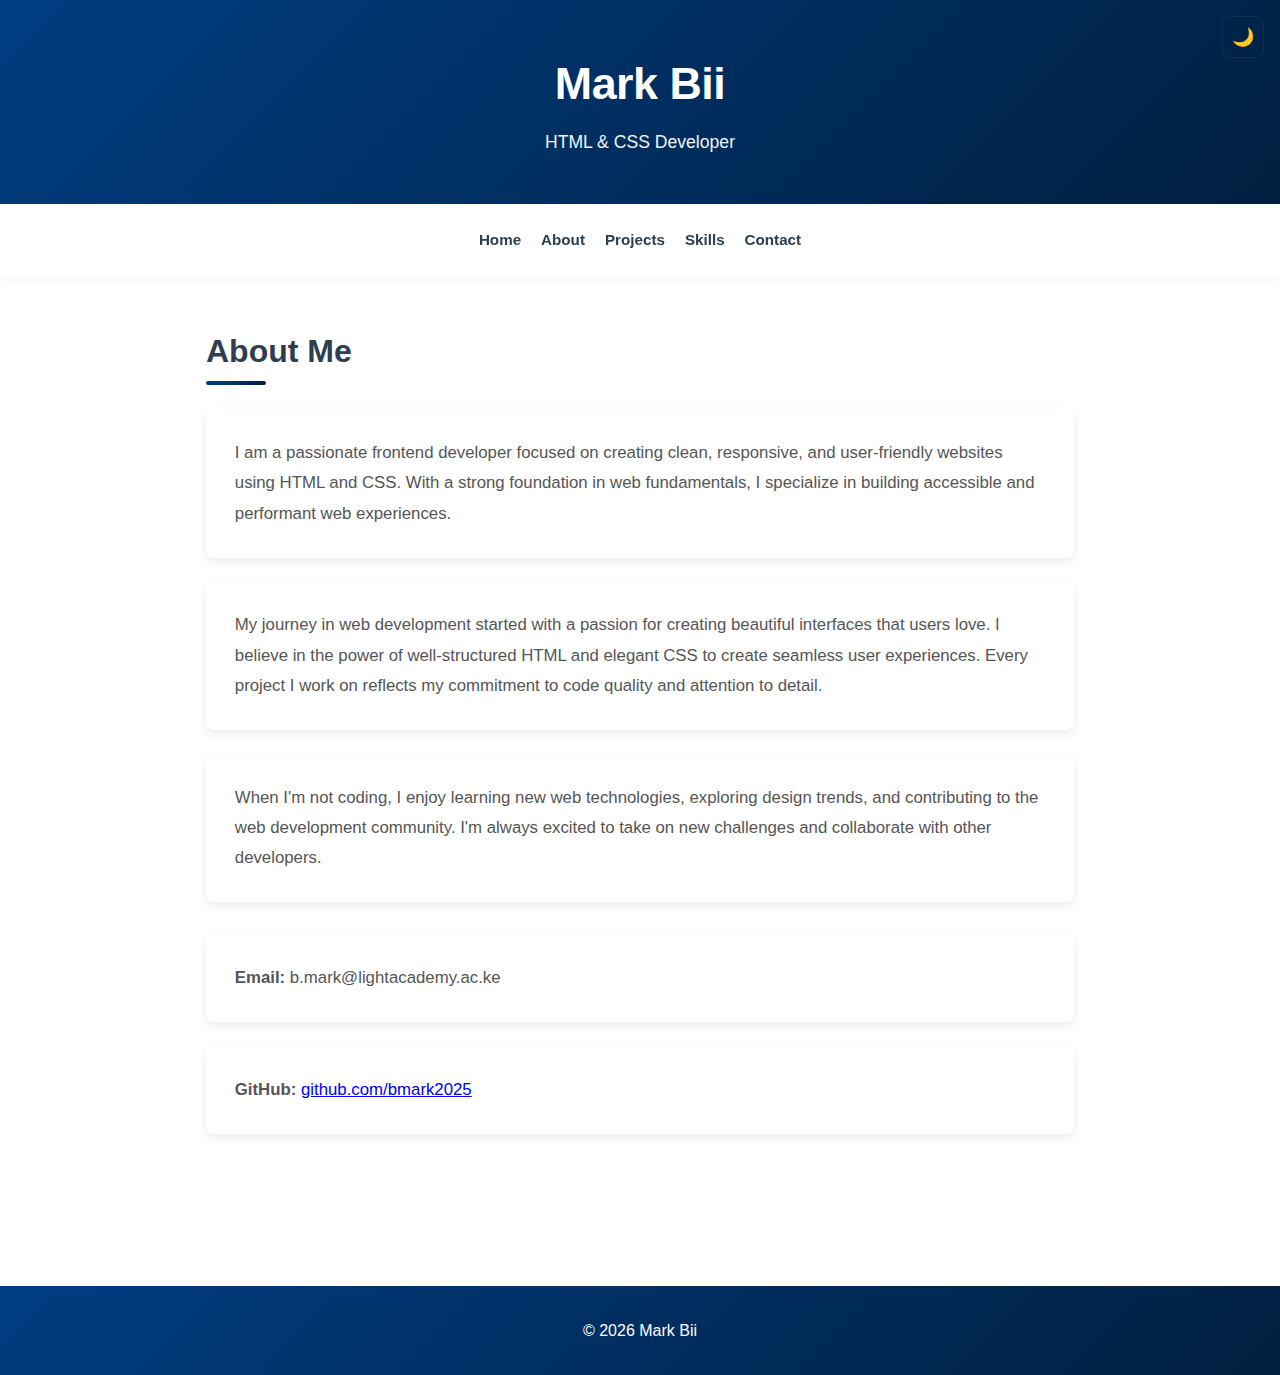
<file: about.html>
<!DOCTYPE html>
<html lang="en">
<head>
  <meta charset="UTF-8">
  <meta name="viewport" content="width=device-width, initial-scale=1.0">
  <title>Mark Bii | About</title>
  <link rel="stylesheet" href="style.css">
</head>
<body>

  <input type="checkbox" id="theme-toggle" class="theme-toggle-input" aria-label="Toggle dark mode">

  <div class="site">

  <header>
    <h1>Mark Bii</h1>
    <p>HTML & CSS Developer</p>
    <label for="theme-toggle" class="theme-toggle-label" title="Toggle theme" aria-hidden="true"></label>
  </header>

  <nav>
    <a href="index.html">Home</a>
    <a href="about.html">About</a>
    <a href="projects.html">Projects</a>
    <a href="skills.html">Skills</a>
    <a href="contact.html">Contact</a>
  </nav>

  <main>
    <section id="about">
      <h2>About Me</h2>
      <p>
        I am a passionate frontend developer focused on creating clean, responsive, 
        and user-friendly websites using HTML and CSS. With a strong foundation in 
        web fundamentals, I specialize in building accessible and performant web experiences.
      </p>
      <p>
        My journey in web development started with a passion for creating beautiful interfaces 
        that users love. I believe in the power of well-structured HTML and elegant CSS to 
        create seamless user experiences. Every project I work on reflects my commitment to 
        code quality and attention to detail.
      </p>
      <p>
        When I'm not coding, I enjoy learning new web technologies, exploring design trends, 
        and contributing to the web development community. I'm always excited to take on new 
        challenges and collaborate with other developers.
      </p>
      <div style="margin-top: 2rem;">
        <p><strong>Email:</strong> b.mark@lightacademy.ac.ke</p>
        <p><strong>GitHub:</strong> <a href="https://github.com/bmark2025" target="_blank">github.com/bmark2025</a></p>
      </div>
    </section>
  </main>

  <footer>
    <p>© 2026 Mark Bii</p>
  </footer>

  </div>

</body>
</html>
</file>
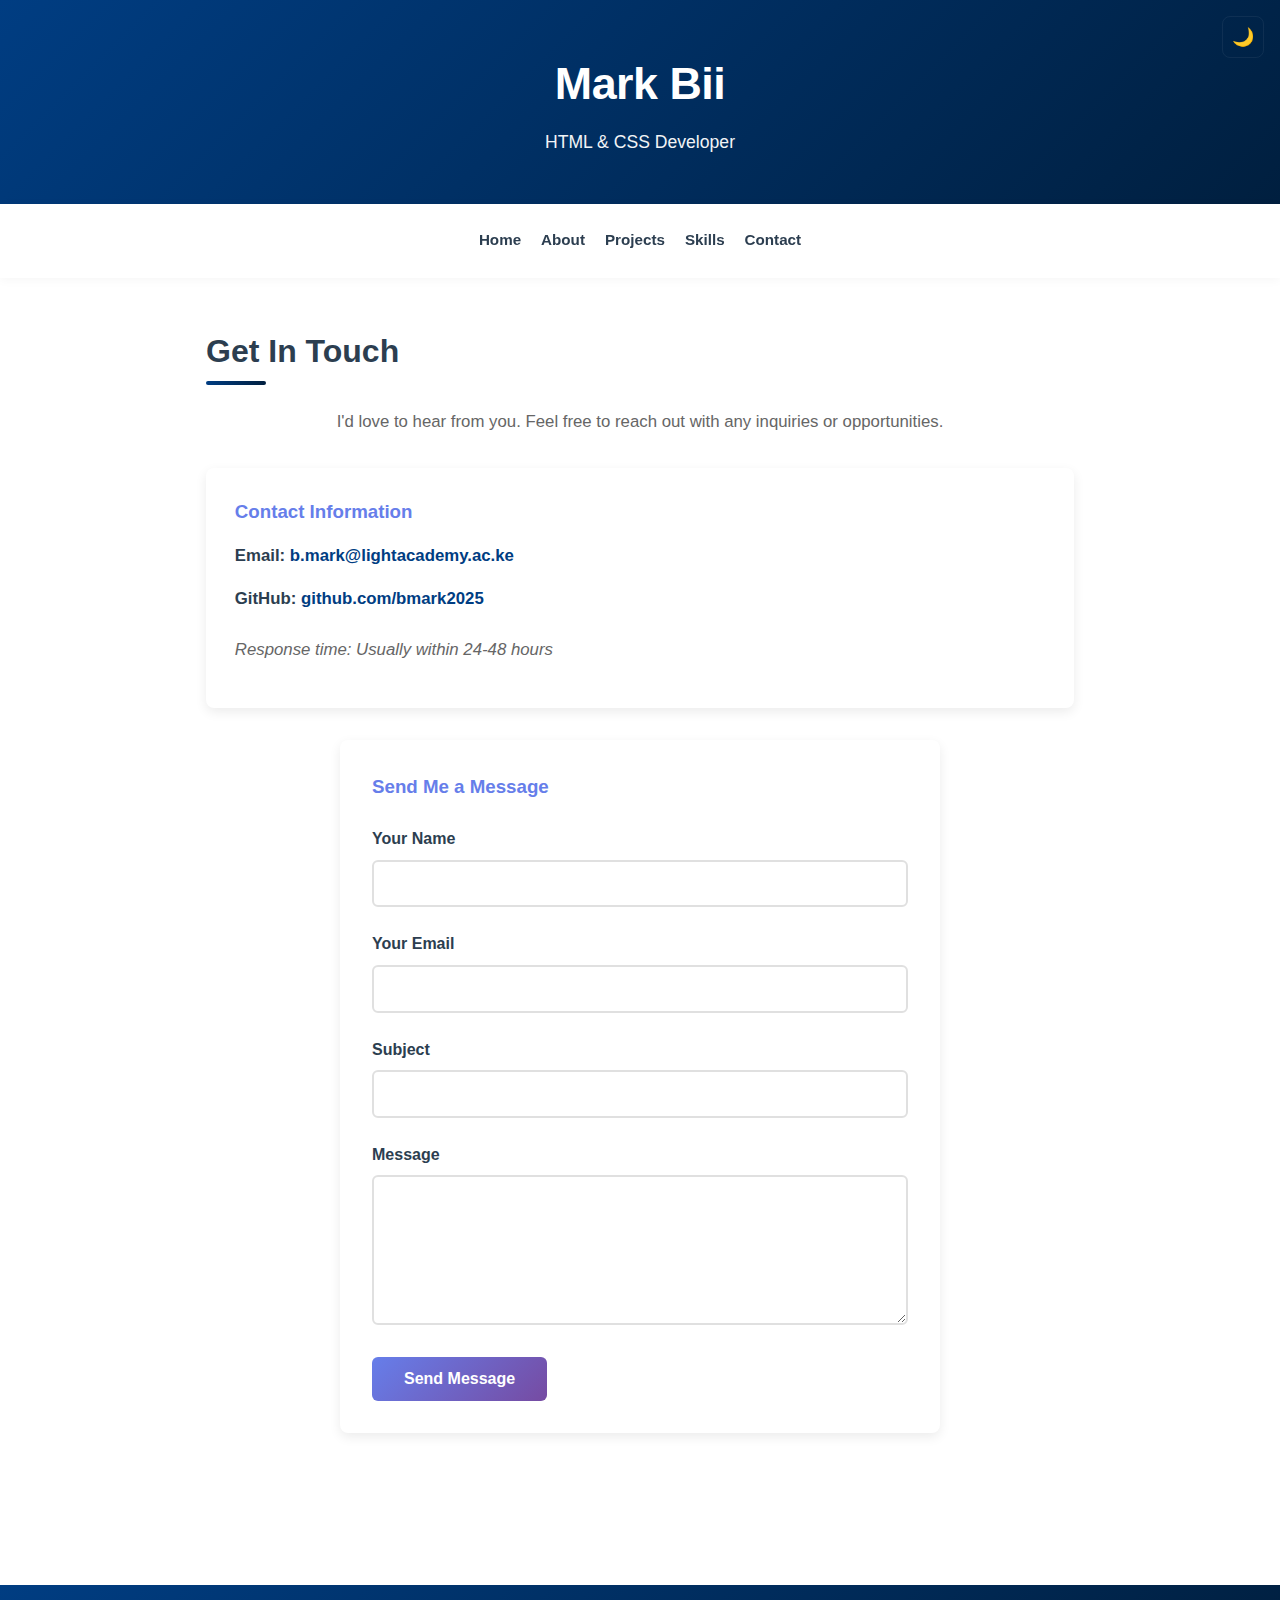
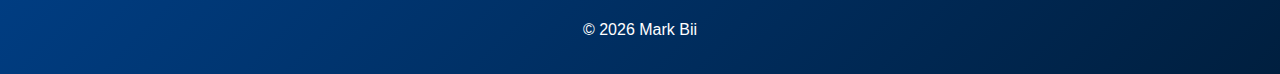
<file: contact.html>
<!DOCTYPE html>
<html lang="en">
<head>
  <meta charset="UTF-8">
  <meta name="viewport" content="width=device-width, initial-scale=1.0">
  <title>Mark Bii | Contact</title>
  <link rel="stylesheet" href="style.css">
  <style>
    .contact-form {
      background: white;
      padding: 2rem;
      border-radius: 8px;
      box-shadow: 0 4px 12px rgba(0, 0, 0, 0.08);
      max-width: 600px;
      margin: 0 auto;
    }

    .form-group {
      margin-bottom: 1.5rem;
    }

    label {
      display: block;
      margin-bottom: 0.5rem;
      font-weight: 600;
      color: #2c3e50;
    }

    input, textarea {
      width: 100%;
      padding: 0.8rem;
      border: 2px solid #e0e0e0;
      border-radius: 6px;
      font-family: inherit;
      font-size: 1rem;
      transition: border-color 0.3s ease;
    }

    input:focus, textarea:focus {
      outline: none;
      border-color: #667eea;
    }

    textarea {
      resize: vertical;
      min-height: 150px;
    }

    button {
      background: linear-gradient(135deg, #667eea 0%, #764ba2 100%);
      color: white;
      padding: 0.8rem 2rem;
      border: none;
      border-radius: 6px;
      font-weight: 600;
      cursor: pointer;
      transition: all 0.3s ease;
      font-size: 1rem;
    }

    button:hover {
      transform: translateY(-2px);
      box-shadow: 0 6px 20px rgba(102, 126, 234, 0.3);
    }

    .contact-info {
      background: white;
      padding: 1.8rem;
      border-radius: 8px;
      box-shadow: 0 4px 12px rgba(0, 0, 0, 0.08);
      margin-bottom: 2rem;
    }

    .contact-info p {
      margin-bottom: 1rem;
      font-size: 1.05rem;
      color: #2c3e50;
    }

    .contact-info a {
      color: #667eea;
      text-decoration: none;
      font-weight: 600;
      transition: all 0.3s ease;
      border-bottom: 2px solid transparent;
    }

    .contact-info a:hover {
      color: #764ba2;
      border-bottom: 2px solid #764ba2;
    }
  </style>
</head>
<body>

  <input type="checkbox" id="theme-toggle" class="theme-toggle-input" aria-label="Toggle dark mode">

  <div class="site">

  <header>
    <h1>Mark Bii</h1>
    <p>HTML & CSS Developer</p>
    <label for="theme-toggle" class="theme-toggle-label" title="Toggle theme" aria-hidden="true"></label>
  </header>

  <nav>
    <a href="index.html">Home</a>
    <a href="about.html">About</a>
    <a href="projects.html">Projects</a>
    <a href="skills.html">Skills</a>
    <a href="contact.html">Contact</a>
  </nav>

  <main>
    <section id="contact">
      <h2>Get In Touch</h2>
      <p style="text-align: center; color: #666; margin-bottom: 2rem;">I'd love to hear from you. Feel free to reach out with any inquiries or opportunities.</p>

      <div class="contact-info">
        <h3 style="color: #667eea; margin-bottom: 1rem;">Contact Information</h3>
        <p><strong>Email:</strong> <a href="mailto:b.mark@lightacademy.ac.ke">b.mark@lightacademy.ac.ke</a></p>
        <p><strong>GitHub:</strong> <a href="https://github.com/bmark2025" target="_blank">github.com/bmark2025</a></p>
        <p style="margin-top: 1.5rem; color: #666;"><em>Response time: Usually within 24-48 hours</em></p>
      </div>

      <div class="contact-form">
        <h3 style="color: #667eea; margin-bottom: 1.5rem;">Send Me a Message</h3>
        <form>
          <div class="form-group">
            <label for="name">Your Name</label>
            <input type="text" id="name" name="name" required>
          </div>

          <div class="form-group">
            <label for="email">Your Email</label>
            <input type="email" id="email" name="email" required>
          </div>

          <div class="form-group">
            <label for="subject">Subject</label>
            <input type="text" id="subject" name="subject" required>
          </div>

          <div class="form-group">
            <label for="message">Message</label>
            <textarea id="message" name="message" required></textarea>
          </div>

          <button type="submit">Send Message</button>
        </form>
      </div>
    </section>
  </main>

  <footer>
    <p>© 2026 Mark Bii</p>
  </footer>

  </div>

</body>
</html>
</file>
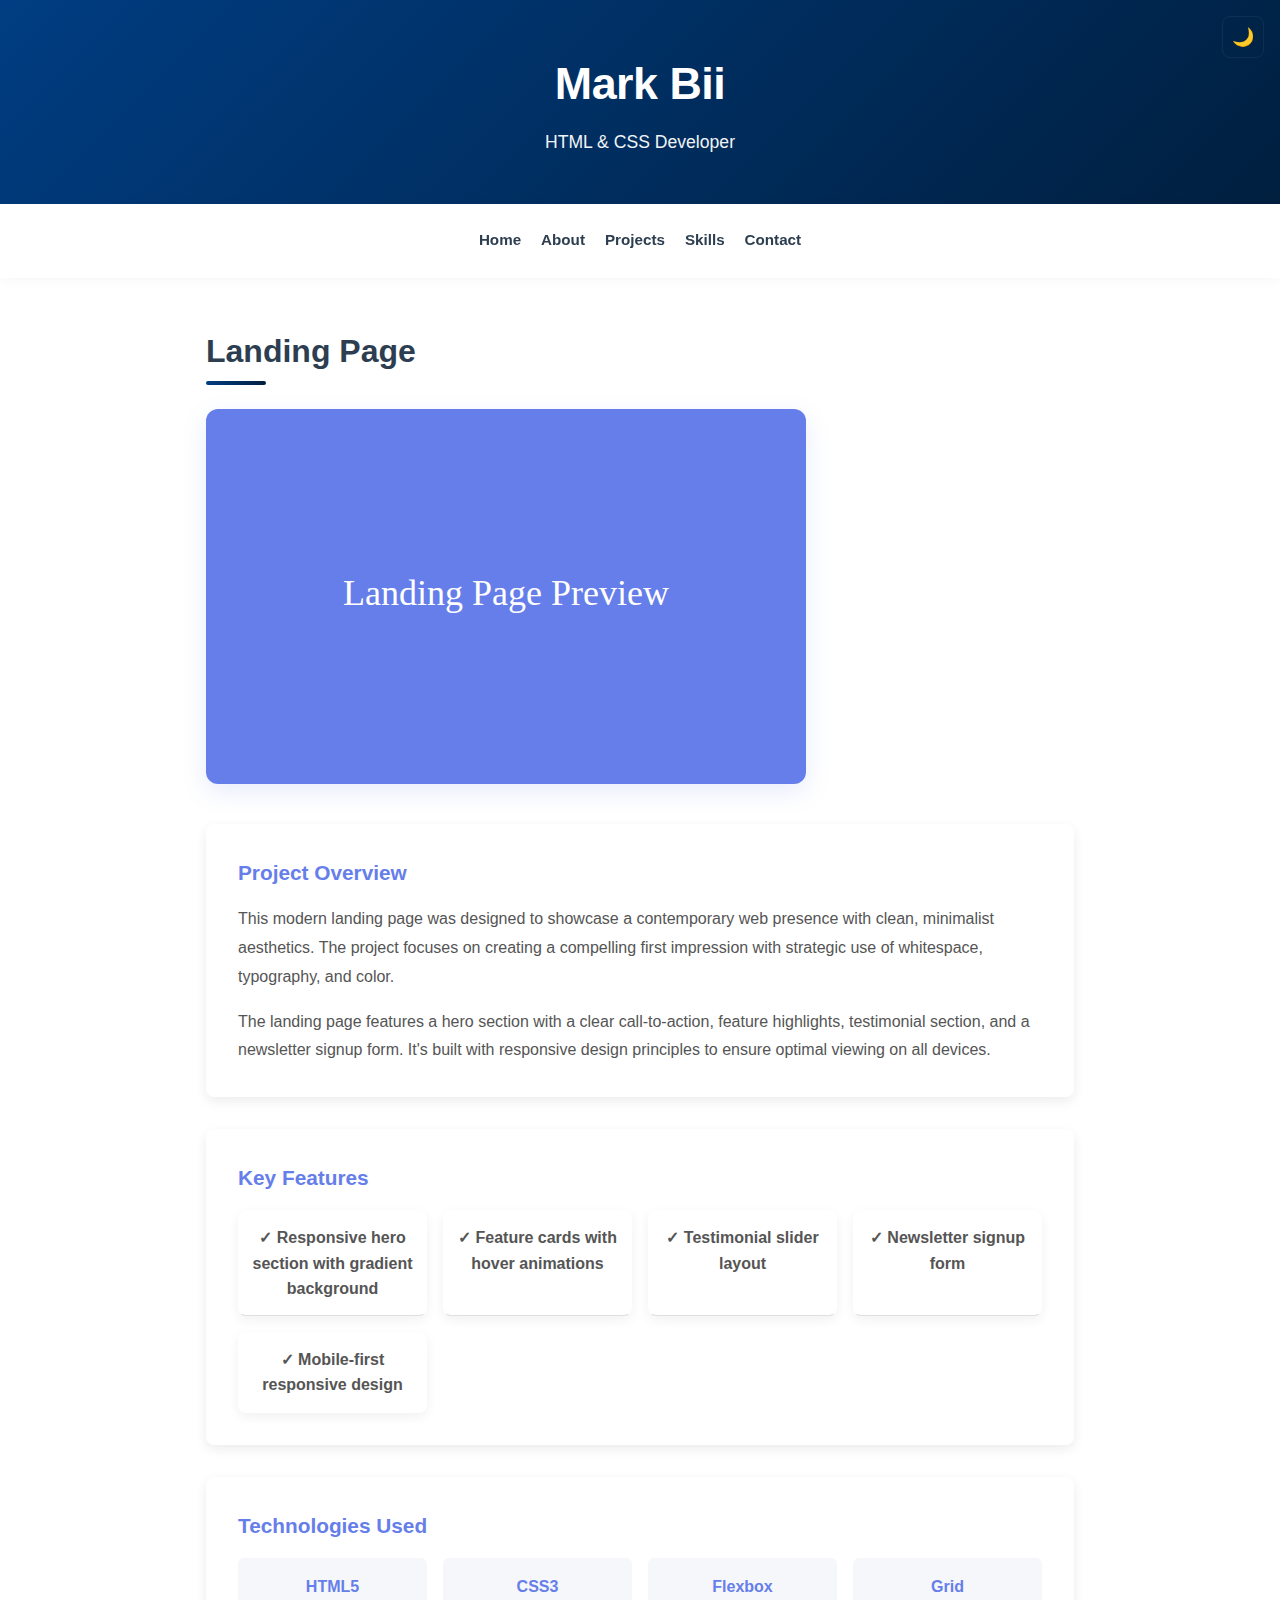
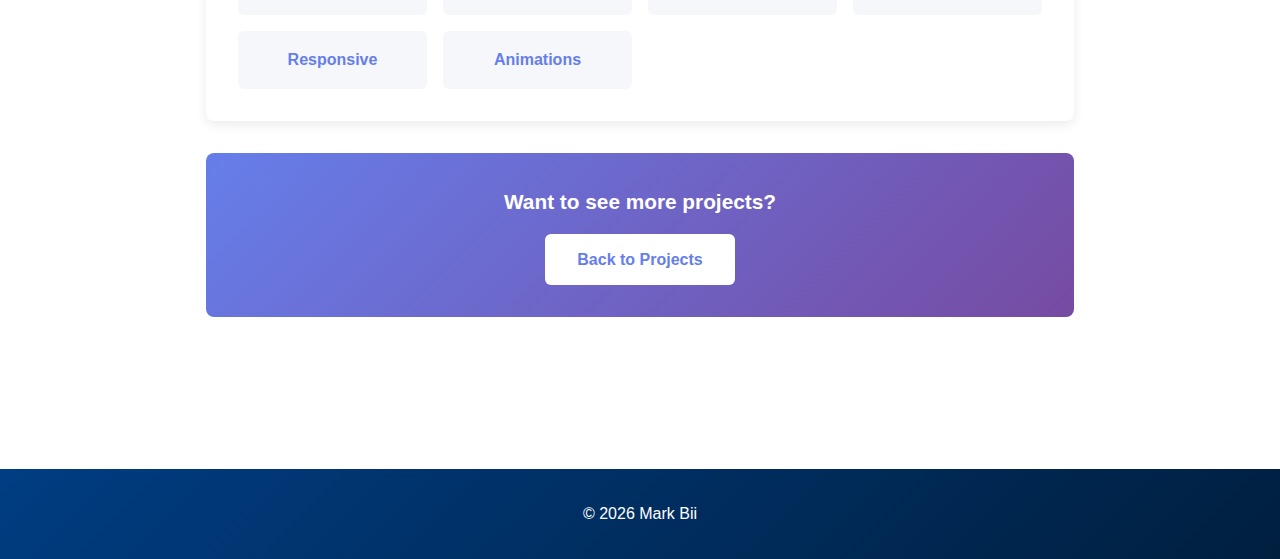
<file: project1.html>
<!DOCTYPE html>
<html lang="en">
<head>
  <meta charset="UTF-8">
  <meta name="viewport" content="width=device-width, initial-scale=1.0">
  <title>Landing Page Project | Mark Bii</title>
  <link rel="stylesheet" href="style.css">
</head>
<body>

  <input type="checkbox" id="theme-toggle" class="theme-toggle-input" aria-label="Toggle dark mode">

  <div class="site">

  <header>
    <h1>Mark Bii</h1>
    <p>HTML & CSS Developer</p>
    <label for="theme-toggle" class="theme-toggle-label" title="Toggle theme" aria-hidden="true"></label>
  </header>

  <nav>
    <a href="index.html">Home</a>
    <a href="about.html">About</a>
    <a href="projects.html">Projects</a>
    <a href="skills.html">Skills</a>
    <a href="contact.html">Contact</a>
  </nav>

  <main>
    <section id="project-detail">
      <h2>Landing Page</h2>
      
      <div class="project-hero">
        <img src="data:image/svg+xml,%3Csvg xmlns='http://www.w3.org/2000/svg' width='400' height='250'%3E%3Crect fill='%23667eea' width='400' height='250'/%3E%3Ctext x='50%' y='50%' font-size='24' fill='white' text-anchor='middle' dominant-baseline='middle'%3ELanding Page Preview%3C/text%3E%3C/svg%3E" alt="Landing Page" style="width: 100%; max-width: 600px; border-radius: 12px; margin-bottom: 2rem; box-shadow: 0 8px 25px rgba(102, 126, 234, 0.15);">
      </div>

      <div style="background: white; padding: 2rem; border-radius: 8px; margin-bottom: 2rem; box-shadow: 0 4px 12px rgba(0, 0, 0, 0.08);">
        <h3 style="color: #667eea; margin-bottom: 1rem; font-size: 1.3rem;">Project Overview</h3>
        <p style="color: #555; line-height: 1.8; margin-bottom: 1rem;">
          This modern landing page was designed to showcase a contemporary web presence with clean, minimalist aesthetics. 
          The project focuses on creating a compelling first impression with strategic use of whitespace, typography, and color.
        </p>
        <p style="color: #555; line-height: 1.8;">
          The landing page features a hero section with a clear call-to-action, feature highlights, testimonial section, 
          and a newsletter signup form. It's built with responsive design principles to ensure optimal viewing on all devices.
        </p>
      </div>

      <div style="background: white; padding: 2rem; border-radius: 8px; margin-bottom: 2rem; box-shadow: 0 4px 12px rgba(0, 0, 0, 0.08);">
        <h3 style="color: #667eea; margin-bottom: 1rem; font-size: 1.3rem;">Key Features</h3>
        <ul style="list-style: none; padding: 0;">
          <li style="padding: 0.8rem 0; border-bottom: 1px solid #e0e0e0; color: #555;">✓ Responsive hero section with gradient background</li>
          <li style="padding: 0.8rem 0; border-bottom: 1px solid #e0e0e0; color: #555;">✓ Feature cards with hover animations</li>
          <li style="padding: 0.8rem 0; border-bottom: 1px solid #e0e0e0; color: #555;">✓ Testimonial slider layout</li>
          <li style="padding: 0.8rem 0; border-bottom: 1px solid #e0e0e0; color: #555;">✓ Newsletter signup form</li>
          <li style="padding: 0.8rem 0; color: #555;">✓ Mobile-first responsive design</li>
        </ul>
      </div>

      <div style="background: white; padding: 2rem; border-radius: 8px; margin-bottom: 2rem; box-shadow: 0 4px 12px rgba(0, 0, 0, 0.08);">
        <h3 style="color: #667eea; margin-bottom: 1rem; font-size: 1.3rem;">Technologies Used</h3>
        <div style="display: grid; grid-template-columns: repeat(auto-fit, minmax(150px, 1fr)); gap: 1rem;">
          <div style="background: #f5f7fa; padding: 1rem; border-radius: 6px; text-align: center; color: #667eea; font-weight: 600;">HTML5</div>
          <div style="background: #f5f7fa; padding: 1rem; border-radius: 6px; text-align: center; color: #667eea; font-weight: 600;">CSS3</div>
          <div style="background: #f5f7fa; padding: 1rem; border-radius: 6px; text-align: center; color: #667eea; font-weight: 600;">Flexbox</div>
          <div style="background: #f5f7fa; padding: 1rem; border-radius: 6px; text-align: center; color: #667eea; font-weight: 600;">Grid</div>
          <div style="background: #f5f7fa; padding: 1rem; border-radius: 6px; text-align: center; color: #667eea; font-weight: 600;">Responsive</div>
          <div style="background: #f5f7fa; padding: 1rem; border-radius: 6px; text-align: center; color: #667eea; font-weight: 600;">Animations</div>
        </div>
      </div>

      <div style="background: linear-gradient(135deg, #667eea 0%, #764ba2 100%); padding: 2rem; border-radius: 8px; text-align: center; color: white;">
        <h3 style="margin-bottom: 1rem; font-size: 1.3rem;">Want to see more projects?</h3>
        <a href="projects.html" style="display: inline-block; padding: 0.8rem 2rem; background: white; color: #667eea; text-decoration: none; border-radius: 6px; font-weight: 600; transition: all 0.3s ease;">Back to Projects</a>
      </div>
    </section>
  </main>

  <footer>
    <p>© 2026 Mark Bii</p>
  </footer>

  </div>

</body>
</html>
</file>
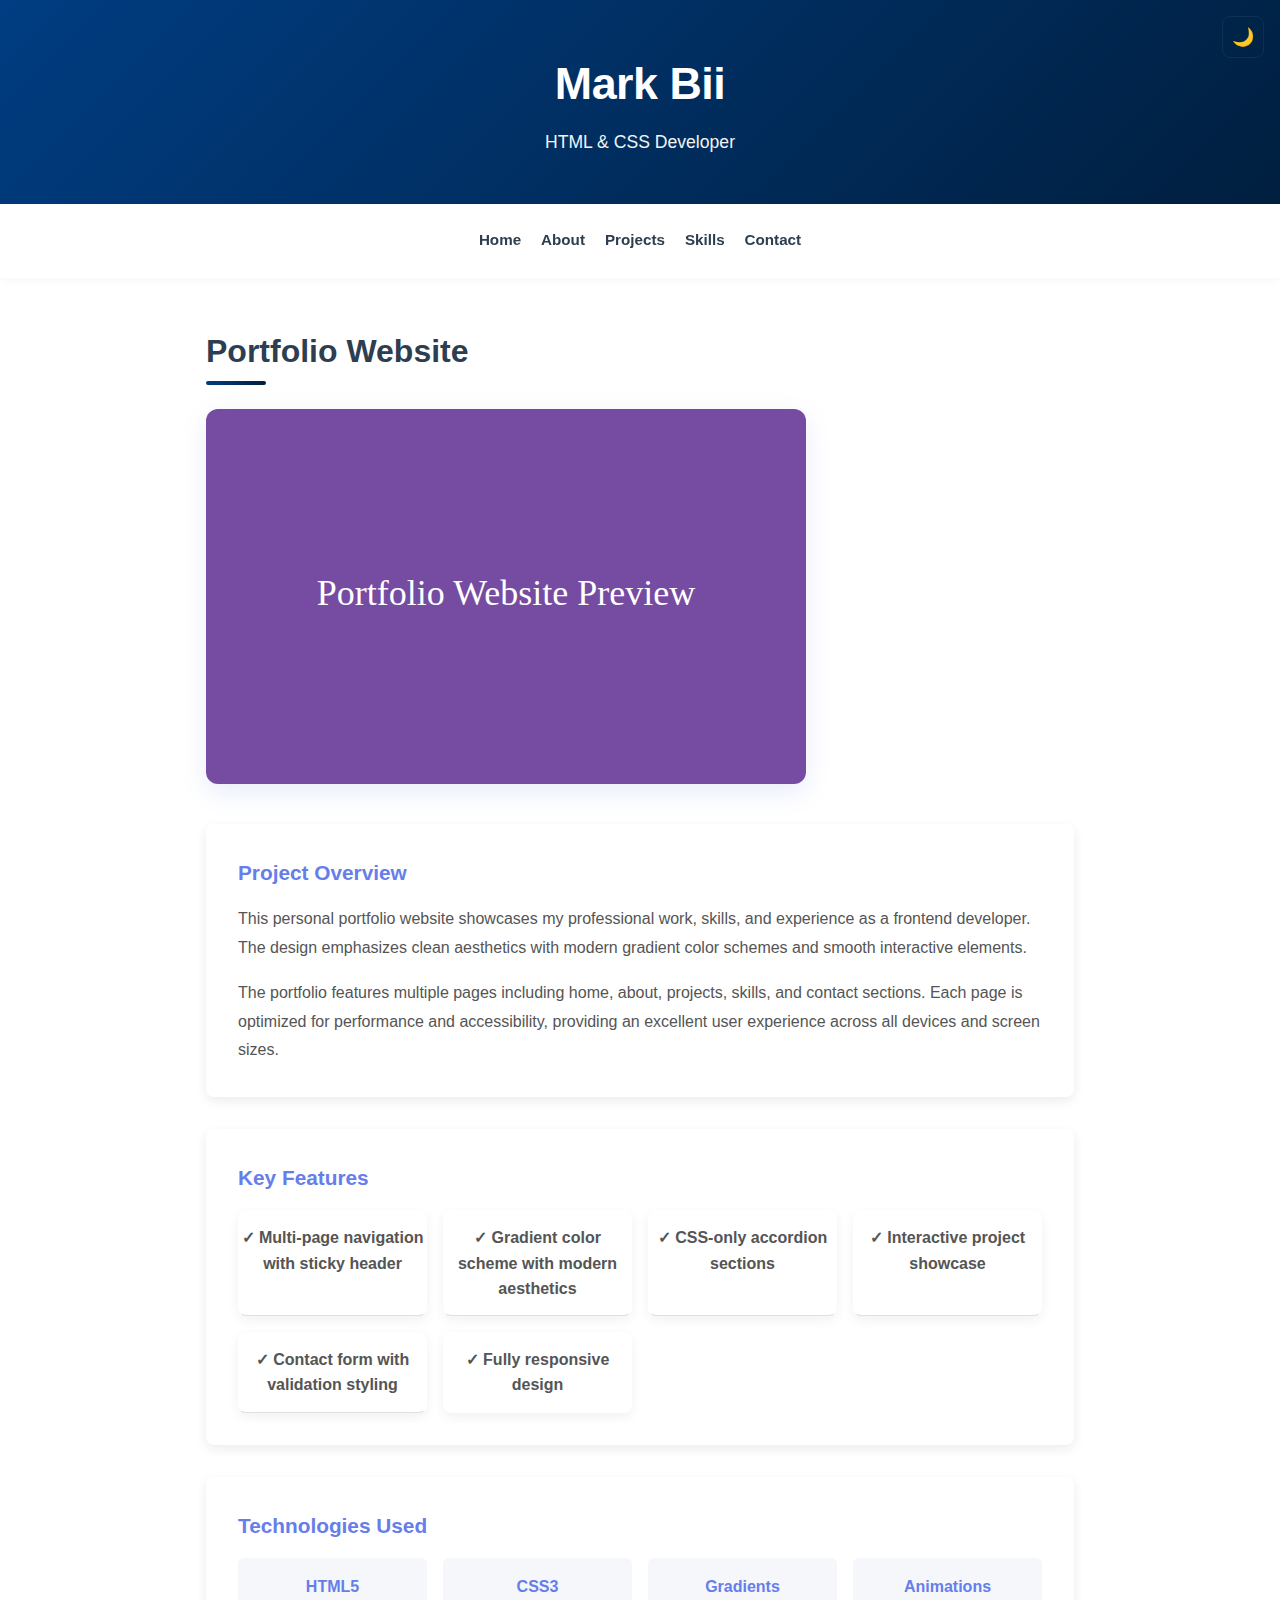
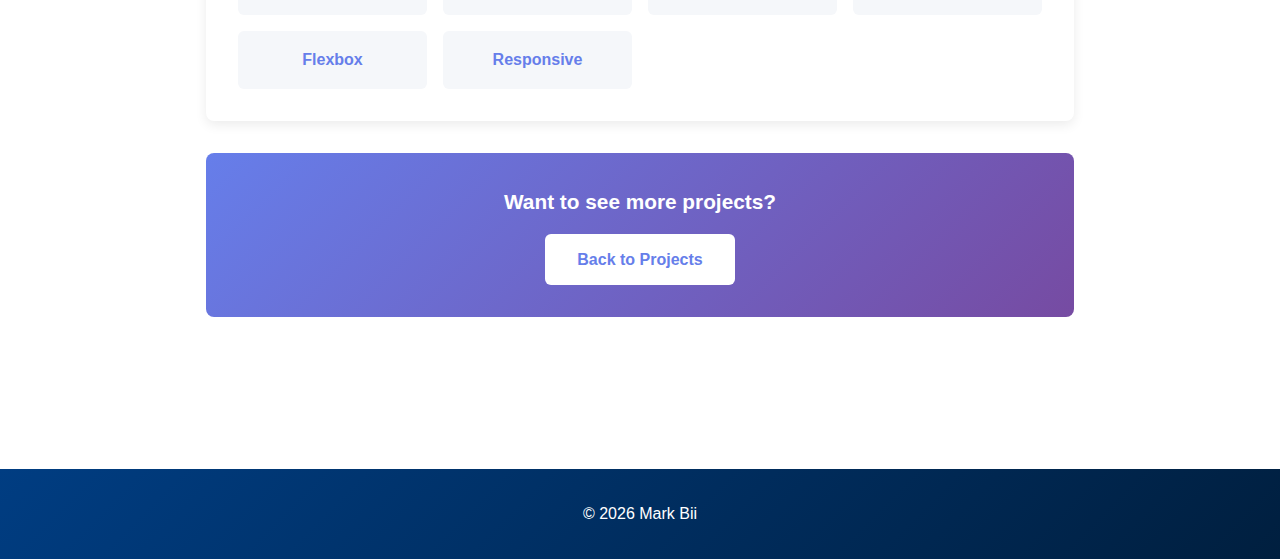
<file: project2.html>
<!DOCTYPE html>
<html lang="en">
<head>
  <meta charset="UTF-8">
  <meta name="viewport" content="width=device-width, initial-scale=1.0">
  <title>Portfolio Website Project | Mark Bii</title>
  <link rel="stylesheet" href="style.css">
</head>
<body>

  <input type="checkbox" id="theme-toggle" class="theme-toggle-input" aria-label="Toggle dark mode">

  <div class="site">

  <header>
    <h1>Mark Bii</h1>
    <p>HTML & CSS Developer</p>
    <label for="theme-toggle" class="theme-toggle-label" title="Toggle theme" aria-hidden="true"></label>
  </header>

  <nav>
    <a href="index.html">Home</a>
    <a href="about.html">About</a>
    <a href="projects.html">Projects</a>
    <a href="skills.html">Skills</a>
    <a href="contact.html">Contact</a>
  </nav>

  <main>
    <section id="project-detail">
      <h2>Portfolio Website</h2>
      
      <div class="project-hero">
        <img src="data:image/svg+xml,%3Csvg xmlns='http://www.w3.org/2000/svg' width='400' height='250'%3E%3Crect fill='%23764ba2' width='400' height='250'/%3E%3Ctext x='50%' y='50%' font-size='24' fill='white' text-anchor='middle' dominant-baseline='middle'%3EPortfolio Website Preview%3C/text%3E%3C/svg%3E" alt="Portfolio Website" style="width: 100%; max-width: 600px; border-radius: 12px; margin-bottom: 2rem; box-shadow: 0 8px 25px rgba(102, 126, 234, 0.15);">
      </div>

      <div style="background: white; padding: 2rem; border-radius: 8px; margin-bottom: 2rem; box-shadow: 0 4px 12px rgba(0, 0, 0, 0.08);">
        <h3 style="color: #667eea; margin-bottom: 1rem; font-size: 1.3rem;">Project Overview</h3>
        <p style="color: #555; line-height: 1.8; margin-bottom: 1rem;">
          This personal portfolio website showcases my professional work, skills, and experience as a frontend developer. 
          The design emphasizes clean aesthetics with modern gradient color schemes and smooth interactive elements.
        </p>
        <p style="color: #555; line-height: 1.8;">
          The portfolio features multiple pages including home, about, projects, skills, and contact sections. 
          Each page is optimized for performance and accessibility, providing an excellent user experience across all devices and screen sizes.
        </p>
      </div>

      <div style="background: white; padding: 2rem; border-radius: 8px; margin-bottom: 2rem; box-shadow: 0 4px 12px rgba(0, 0, 0, 0.08);">
        <h3 style="color: #667eea; margin-bottom: 1rem; font-size: 1.3rem;">Key Features</h3>
        <ul style="list-style: none; padding: 0;">
          <li style="padding: 0.8rem 0; border-bottom: 1px solid #e0e0e0; color: #555;">✓ Multi-page navigation with sticky header</li>
          <li style="padding: 0.8rem 0; border-bottom: 1px solid #e0e0e0; color: #555;">✓ Gradient color scheme with modern aesthetics</li>
          <li style="padding: 0.8rem 0; border-bottom: 1px solid #e0e0e0; color: #555;">✓ CSS-only accordion sections</li>
          <li style="padding: 0.8rem 0; border-bottom: 1px solid #e0e0e0; color: #555;">✓ Interactive project showcase</li>
          <li style="padding: 0.8rem 0; border-bottom: 1px solid #e0e0e0; color: #555;">✓ Contact form with validation styling</li>
          <li style="padding: 0.8rem 0; color: #555;">✓ Fully responsive design</li>
        </ul>
      </div>

      <div style="background: white; padding: 2rem; border-radius: 8px; margin-bottom: 2rem; box-shadow: 0 4px 12px rgba(0, 0, 0, 0.08);">
        <h3 style="color: #667eea; margin-bottom: 1rem; font-size: 1.3rem;">Technologies Used</h3>
        <div style="display: grid; grid-template-columns: repeat(auto-fit, minmax(150px, 1fr)); gap: 1rem;">
          <div style="background: #f5f7fa; padding: 1rem; border-radius: 6px; text-align: center; color: #667eea; font-weight: 600;">HTML5</div>
          <div style="background: #f5f7fa; padding: 1rem; border-radius: 6px; text-align: center; color: #667eea; font-weight: 600;">CSS3</div>
          <div style="background: #f5f7fa; padding: 1rem; border-radius: 6px; text-align: center; color: #667eea; font-weight: 600;">Gradients</div>
          <div style="background: #f5f7fa; padding: 1rem; border-radius: 6px; text-align: center; color: #667eea; font-weight: 600;">Animations</div>
          <div style="background: #f5f7fa; padding: 1rem; border-radius: 6px; text-align: center; color: #667eea; font-weight: 600;">Flexbox</div>
          <div style="background: #f5f7fa; padding: 1rem; border-radius: 6px; text-align: center; color: #667eea; font-weight: 600;">Responsive</div>
        </div>
      </div>

      <div style="background: linear-gradient(135deg, #667eea 0%, #764ba2 100%); padding: 2rem; border-radius: 8px; text-align: center; color: white;">
        <h3 style="margin-bottom: 1rem; font-size: 1.3rem;">Want to see more projects?</h3>
        <a href="projects.html" style="display: inline-block; padding: 0.8rem 2rem; background: white; color: #667eea; text-decoration: none; border-radius: 6px; font-weight: 600; transition: all 0.3s ease;">Back to Projects</a>
      </div>
    </section>
  </main>

  <footer>
    <p>© 2026 Mark Bii</p>
  </footer>

  </div>

</body>
</html>
</file>
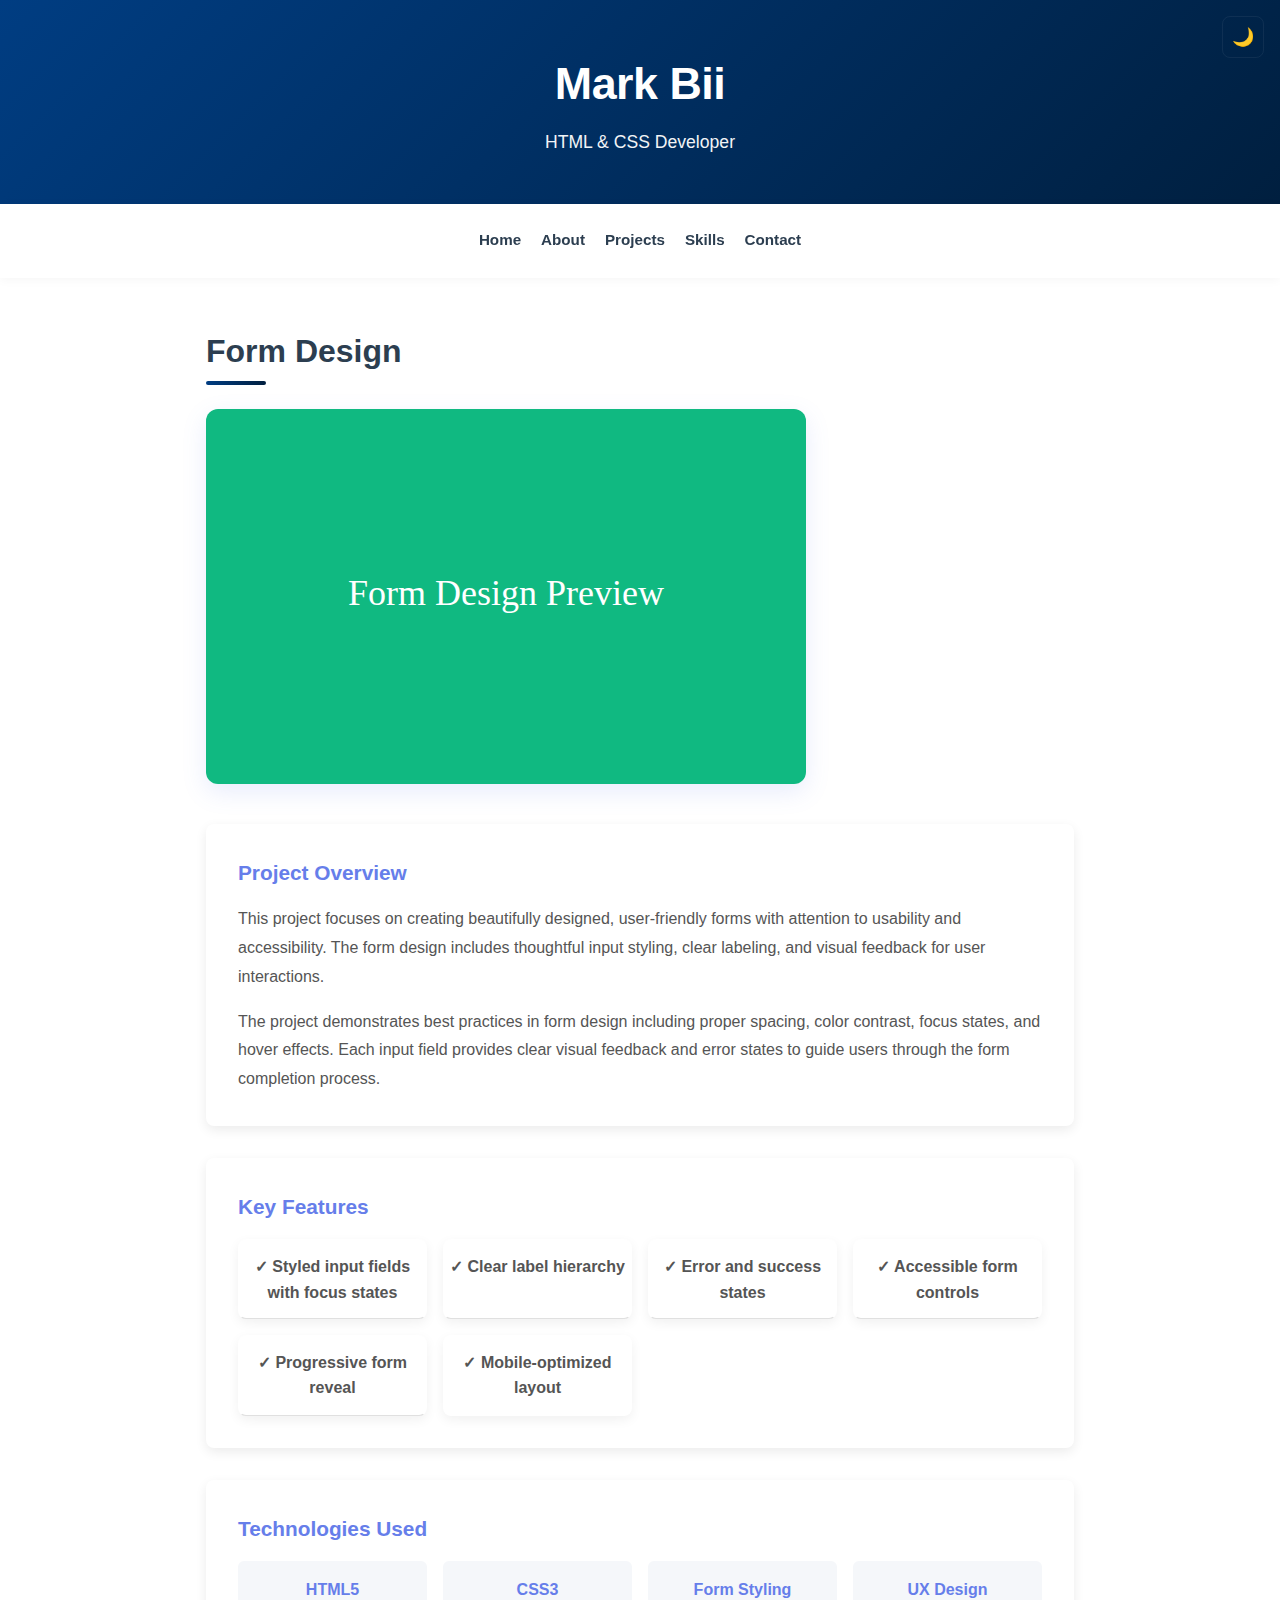
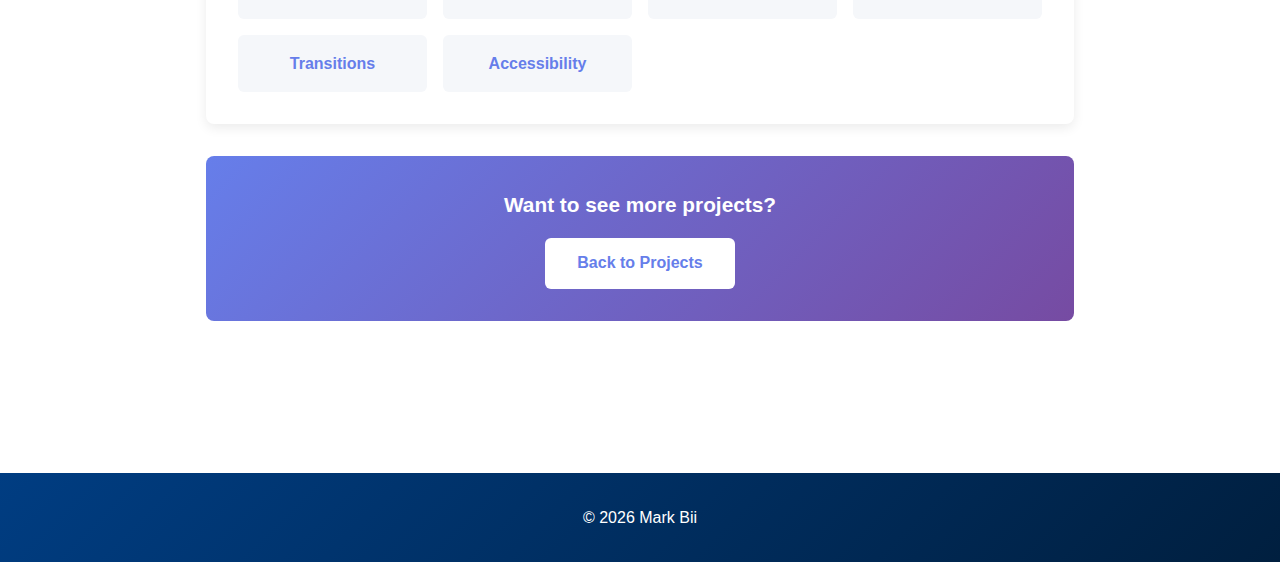
<file: project3.html>
<!DOCTYPE html>
<html lang="en">
<head>
  <meta charset="UTF-8">
  <meta name="viewport" content="width=device-width, initial-scale=1.0">
  <title>Form Design Project | Mark Bii</title>
  <link rel="stylesheet" href="style.css">
</head>
<body>

  <input type="checkbox" id="theme-toggle" class="theme-toggle-input" aria-label="Toggle dark mode">

  <div class="site">

  <header>
    <h1>Mark Bii</h1>
    <p>HTML & CSS Developer</p>
    <label for="theme-toggle" class="theme-toggle-label" title="Toggle theme" aria-hidden="true"></label>
  </header>

  <nav>
    <a href="index.html">Home</a>
    <a href="about.html">About</a>
    <a href="projects.html">Projects</a>
    <a href="skills.html">Skills</a>
    <a href="contact.html">Contact</a>
  </nav>

  <main>
    <section id="project-detail">
      <h2>Form Design</h2>
      
      <div class="project-hero">
        <img src="data:image/svg+xml,%3Csvg xmlns='http://www.w3.org/2000/svg' width='400' height='250'%3E%3Crect fill='%2310b981' width='400' height='250'/%3E%3Ctext x='50%' y='50%' font-size='24' fill='white' text-anchor='middle' dominant-baseline='middle'%3EForm Design Preview%3C/text%3E%3C/svg%3E" alt="Form Design" style="width: 100%; max-width: 600px; border-radius: 12px; margin-bottom: 2rem; box-shadow: 0 8px 25px rgba(102, 126, 234, 0.15);">
      </div>

      <div style="background: white; padding: 2rem; border-radius: 8px; margin-bottom: 2rem; box-shadow: 0 4px 12px rgba(0, 0, 0, 0.08);">
        <h3 style="color: #667eea; margin-bottom: 1rem; font-size: 1.3rem;">Project Overview</h3>
        <p style="color: #555; line-height: 1.8; margin-bottom: 1rem;">
          This project focuses on creating beautifully designed, user-friendly forms with attention to usability and accessibility. 
          The form design includes thoughtful input styling, clear labeling, and visual feedback for user interactions.
        </p>
        <p style="color: #555; line-height: 1.8;">
          The project demonstrates best practices in form design including proper spacing, color contrast, focus states, 
          and hover effects. Each input field provides clear visual feedback and error states to guide users through the form completion process.
        </p>
      </div>

      <div style="background: white; padding: 2rem; border-radius: 8px; margin-bottom: 2rem; box-shadow: 0 4px 12px rgba(0, 0, 0, 0.08);">
        <h3 style="color: #667eea; margin-bottom: 1rem; font-size: 1.3rem;">Key Features</h3>
        <ul style="list-style: none; padding: 0;">
          <li style="padding: 0.8rem 0; border-bottom: 1px solid #e0e0e0; color: #555;">✓ Styled input fields with focus states</li>
          <li style="padding: 0.8rem 0; border-bottom: 1px solid #e0e0e0; color: #555;">✓ Clear label hierarchy</li>
          <li style="padding: 0.8rem 0; border-bottom: 1px solid #e0e0e0; color: #555;">✓ Error and success states</li>
          <li style="padding: 0.8rem 0; border-bottom: 1px solid #e0e0e0; color: #555;">✓ Accessible form controls</li>
          <li style="padding: 0.8rem 0; border-bottom: 1px solid #e0e0e0; color: #555;">✓ Progressive form reveal</li>
          <li style="padding: 0.8rem 0; color: #555;">✓ Mobile-optimized layout</li>
        </ul>
      </div>

      <div style="background: white; padding: 2rem; border-radius: 8px; margin-bottom: 2rem; box-shadow: 0 4px 12px rgba(0, 0, 0, 0.08);">
        <h3 style="color: #667eea; margin-bottom: 1rem; font-size: 1.3rem;">Technologies Used</h3>
        <div style="display: grid; grid-template-columns: repeat(auto-fit, minmax(150px, 1fr)); gap: 1rem;">
          <div style="background: #f5f7fa; padding: 1rem; border-radius: 6px; text-align: center; color: #667eea; font-weight: 600;">HTML5</div>
          <div style="background: #f5f7fa; padding: 1rem; border-radius: 6px; text-align: center; color: #667eea; font-weight: 600;">CSS3</div>
          <div style="background: #f5f7fa; padding: 1rem; border-radius: 6px; text-align: center; color: #667eea; font-weight: 600;">Form Styling</div>
          <div style="background: #f5f7fa; padding: 1rem; border-radius: 6px; text-align: center; color: #667eea; font-weight: 600;">UX Design</div>
          <div style="background: #f5f7fa; padding: 1rem; border-radius: 6px; text-align: center; color: #667eea; font-weight: 600;">Transitions</div>
          <div style="background: #f5f7fa; padding: 1rem; border-radius: 6px; text-align: center; color: #667eea; font-weight: 600;">Accessibility</div>
        </div>
      </div>

      <div style="background: linear-gradient(135deg, #667eea 0%, #764ba2 100%); padding: 2rem; border-radius: 8px; text-align: center; color: white;">
        <h3 style="margin-bottom: 1rem; font-size: 1.3rem;">Want to see more projects?</h3>
        <a href="projects.html" style="display: inline-block; padding: 0.8rem 2rem; background: white; color: #667eea; text-decoration: none; border-radius: 6px; font-weight: 600; transition: all 0.3s ease;">Back to Projects</a>
      </div>
    </section>
  </main>

  <footer>
    <p>© 2026 Mark Bii</p>
  </footer>

  </div>

</body>
</html>
</file>
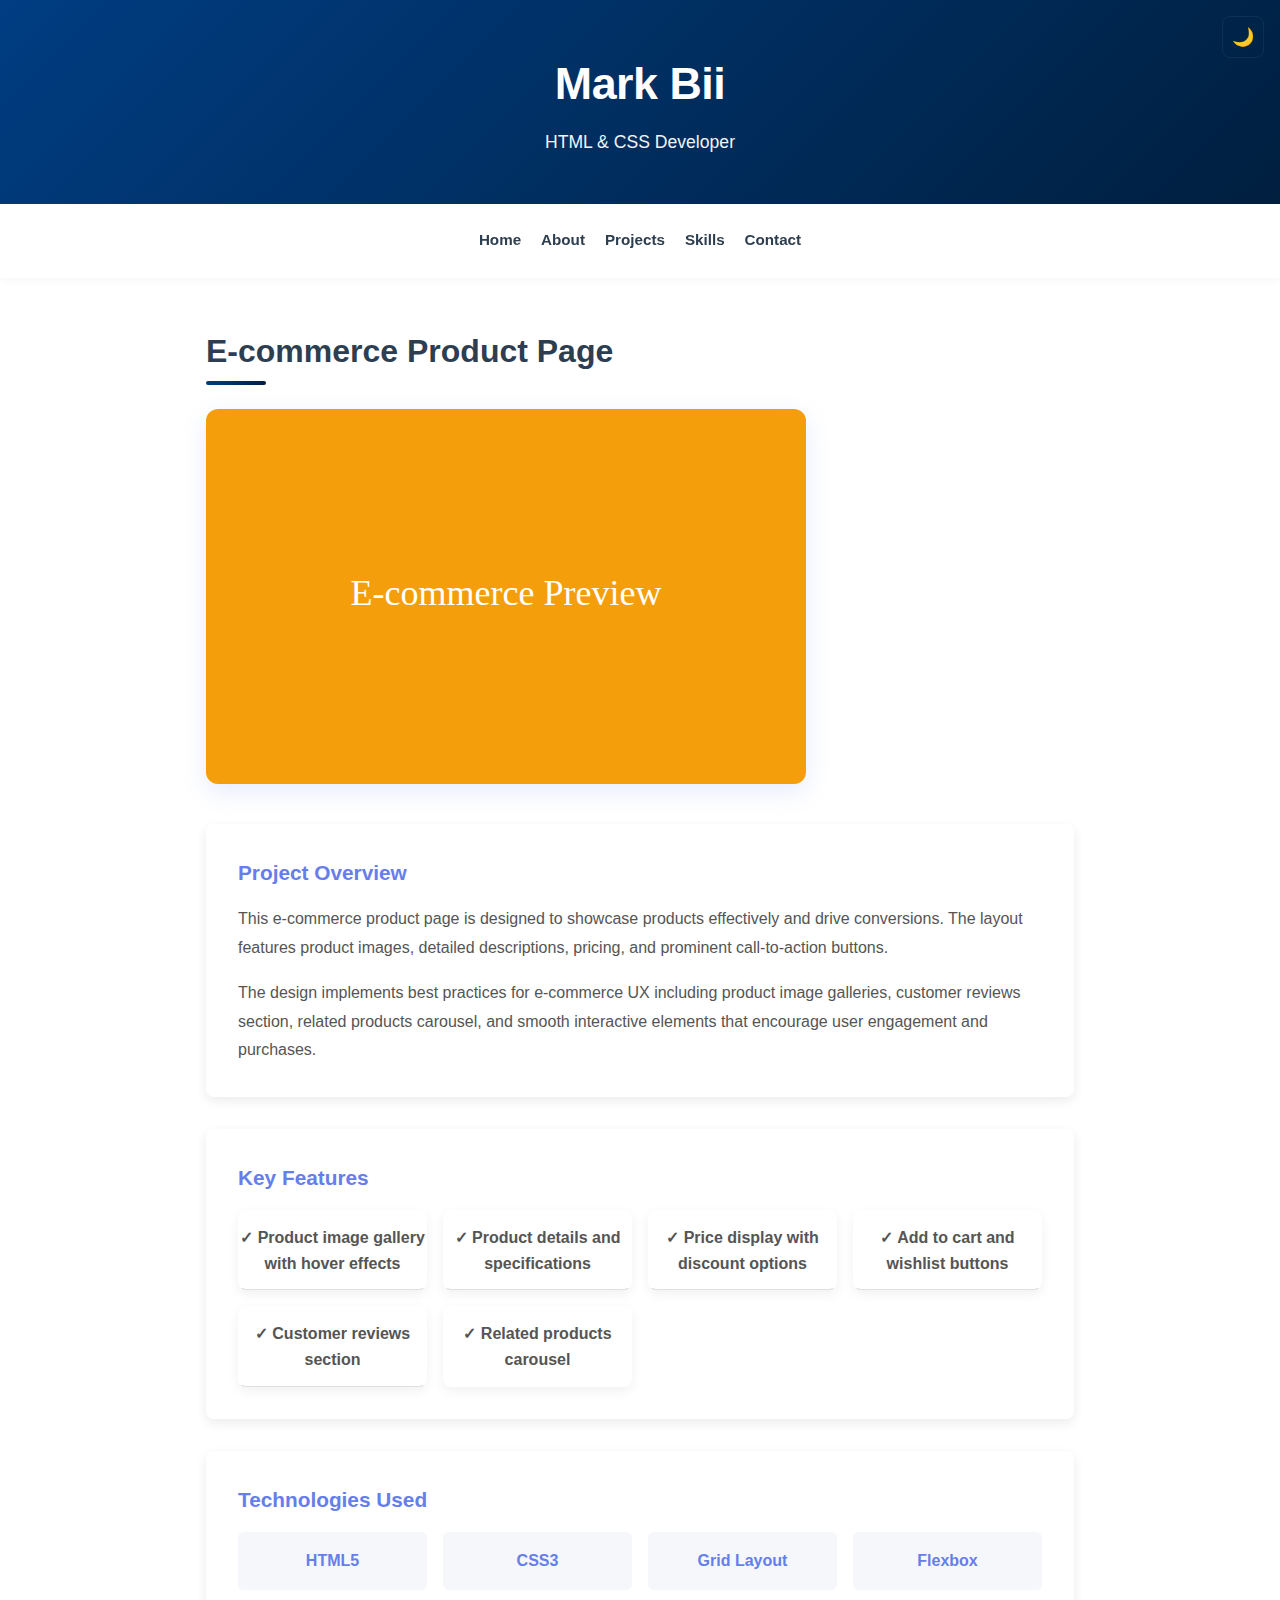
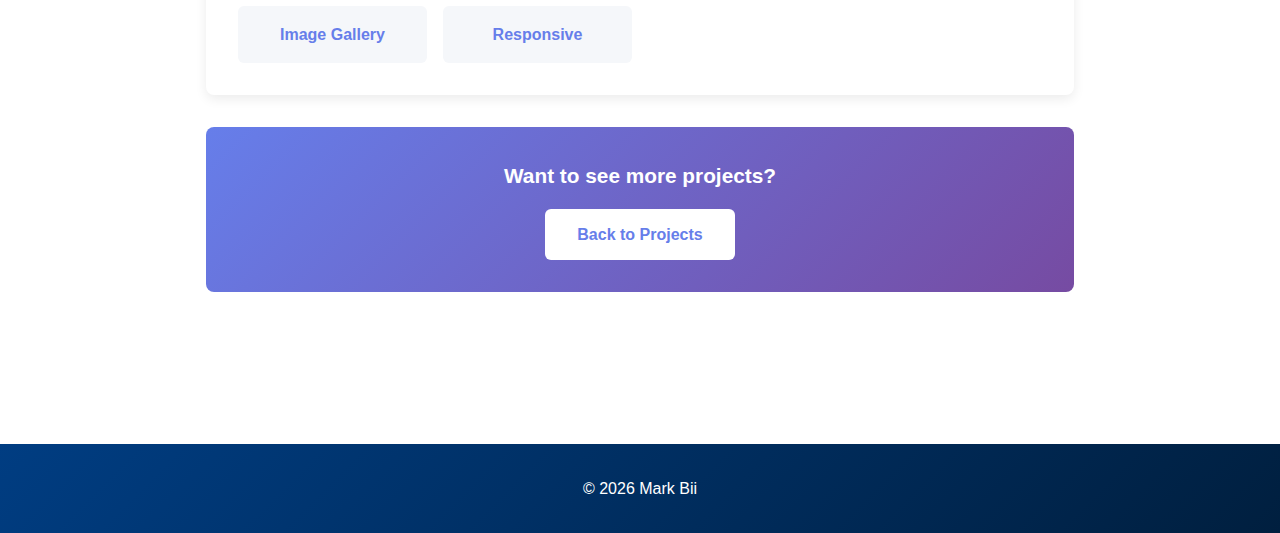
<file: project4.html>
<!DOCTYPE html>
<html lang="en">
<head>
  <meta charset="UTF-8">
  <meta name="viewport" content="width=device-width, initial-scale=1.0">
  <title>E-commerce Product Page Project | Mark Bii</title>
  <link rel="stylesheet" href="style.css">
</head>
<body>

  <input type="checkbox" id="theme-toggle" class="theme-toggle-input" aria-label="Toggle dark mode">

  <div class="site">

  <header>
    <h1>Mark Bii</h1>
    <p>HTML & CSS Developer</p>
    <label for="theme-toggle" class="theme-toggle-label" title="Toggle theme" aria-hidden="true"></label>
  </header>

  <nav>
    <a href="index.html">Home</a>
    <a href="about.html">About</a>
    <a href="projects.html">Projects</a>
    <a href="skills.html">Skills</a>
    <a href="contact.html">Contact</a>
  </nav>

  <main>
    <section id="project-detail">
      <h2>E-commerce Product Page</h2>
      
      <div class="project-hero">
        <img src="data:image/svg+xml,%3Csvg xmlns='http://www.w3.org/2000/svg' width='400' height='250'%3E%3Crect fill='%23f59e0b' width='400' height='250'/%3E%3Ctext x='50%' y='50%' font-size='24' fill='white' text-anchor='middle' dominant-baseline='middle'%3EE-commerce Preview%3C/text%3E%3C/svg%3E" alt="E-commerce Product Page" style="width: 100%; max-width: 600px; border-radius: 12px; margin-bottom: 2rem; box-shadow: 0 8px 25px rgba(102, 126, 234, 0.15);">
      </div>

      <div style="background: white; padding: 2rem; border-radius: 8px; margin-bottom: 2rem; box-shadow: 0 4px 12px rgba(0, 0, 0, 0.08);">
        <h3 style="color: #667eea; margin-bottom: 1rem; font-size: 1.3rem;">Project Overview</h3>
        <p style="color: #555; line-height: 1.8; margin-bottom: 1rem;">
          This e-commerce product page is designed to showcase products effectively and drive conversions. 
          The layout features product images, detailed descriptions, pricing, and prominent call-to-action buttons.
        </p>
        <p style="color: #555; line-height: 1.8;">
          The design implements best practices for e-commerce UX including product image galleries, customer reviews section, 
          related products carousel, and smooth interactive elements that encourage user engagement and purchases.
        </p>
      </div>

      <div style="background: white; padding: 2rem; border-radius: 8px; margin-bottom: 2rem; box-shadow: 0 4px 12px rgba(0, 0, 0, 0.08);">
        <h3 style="color: #667eea; margin-bottom: 1rem; font-size: 1.3rem;">Key Features</h3>
        <ul style="list-style: none; padding: 0;">
          <li style="padding: 0.8rem 0; border-bottom: 1px solid #e0e0e0; color: #555;">✓ Product image gallery with hover effects</li>
          <li style="padding: 0.8rem 0; border-bottom: 1px solid #e0e0e0; color: #555;">✓ Product details and specifications</li>
          <li style="padding: 0.8rem 0; border-bottom: 1px solid #e0e0e0; color: #555;">✓ Price display with discount options</li>
          <li style="padding: 0.8rem 0; border-bottom: 1px solid #e0e0e0; color: #555;">✓ Add to cart and wishlist buttons</li>
          <li style="padding: 0.8rem 0; border-bottom: 1px solid #e0e0e0; color: #555;">✓ Customer reviews section</li>
          <li style="padding: 0.8rem 0; color: #555;">✓ Related products carousel</li>
        </ul>
      </div>

      <div style="background: white; padding: 2rem; border-radius: 8px; margin-bottom: 2rem; box-shadow: 0 4px 12px rgba(0, 0, 0, 0.08);">
        <h3 style="color: #667eea; margin-bottom: 1rem; font-size: 1.3rem;">Technologies Used</h3>
        <div style="display: grid; grid-template-columns: repeat(auto-fit, minmax(150px, 1fr)); gap: 1rem;">
          <div style="background: #f5f7fa; padding: 1rem; border-radius: 6px; text-align: center; color: #667eea; font-weight: 600;">HTML5</div>
          <div style="background: #f5f7fa; padding: 1rem; border-radius: 6px; text-align: center; color: #667eea; font-weight: 600;">CSS3</div>
          <div style="background: #f5f7fa; padding: 1rem; border-radius: 6px; text-align: center; color: #667eea; font-weight: 600;">Grid Layout</div>
          <div style="background: #f5f7fa; padding: 1rem; border-radius: 6px; text-align: center; color: #667eea; font-weight: 600;">Flexbox</div>
          <div style="background: #f5f7fa; padding: 1rem; border-radius: 6px; text-align: center; color: #667eea; font-weight: 600;">Image Gallery</div>
          <div style="background: #f5f7fa; padding: 1rem; border-radius: 6px; text-align: center; color: #667eea; font-weight: 600;">Responsive</div>
        </div>
      </div>

      <div style="background: linear-gradient(135deg, #667eea 0%, #764ba2 100%); padding: 2rem; border-radius: 8px; text-align: center; color: white;">
        <h3 style="margin-bottom: 1rem; font-size: 1.3rem;">Want to see more projects?</h3>
        <a href="projects.html" style="display: inline-block; padding: 0.8rem 2rem; background: white; color: #667eea; text-decoration: none; border-radius: 6px; font-weight: 600; transition: all 0.3s ease;">Back to Projects</a>
      </div>
    </section>
  </main>

  <footer>
    <p>© 2026 Mark Bii</p>
  </footer>

  </div>

</body>
</html>
</file>
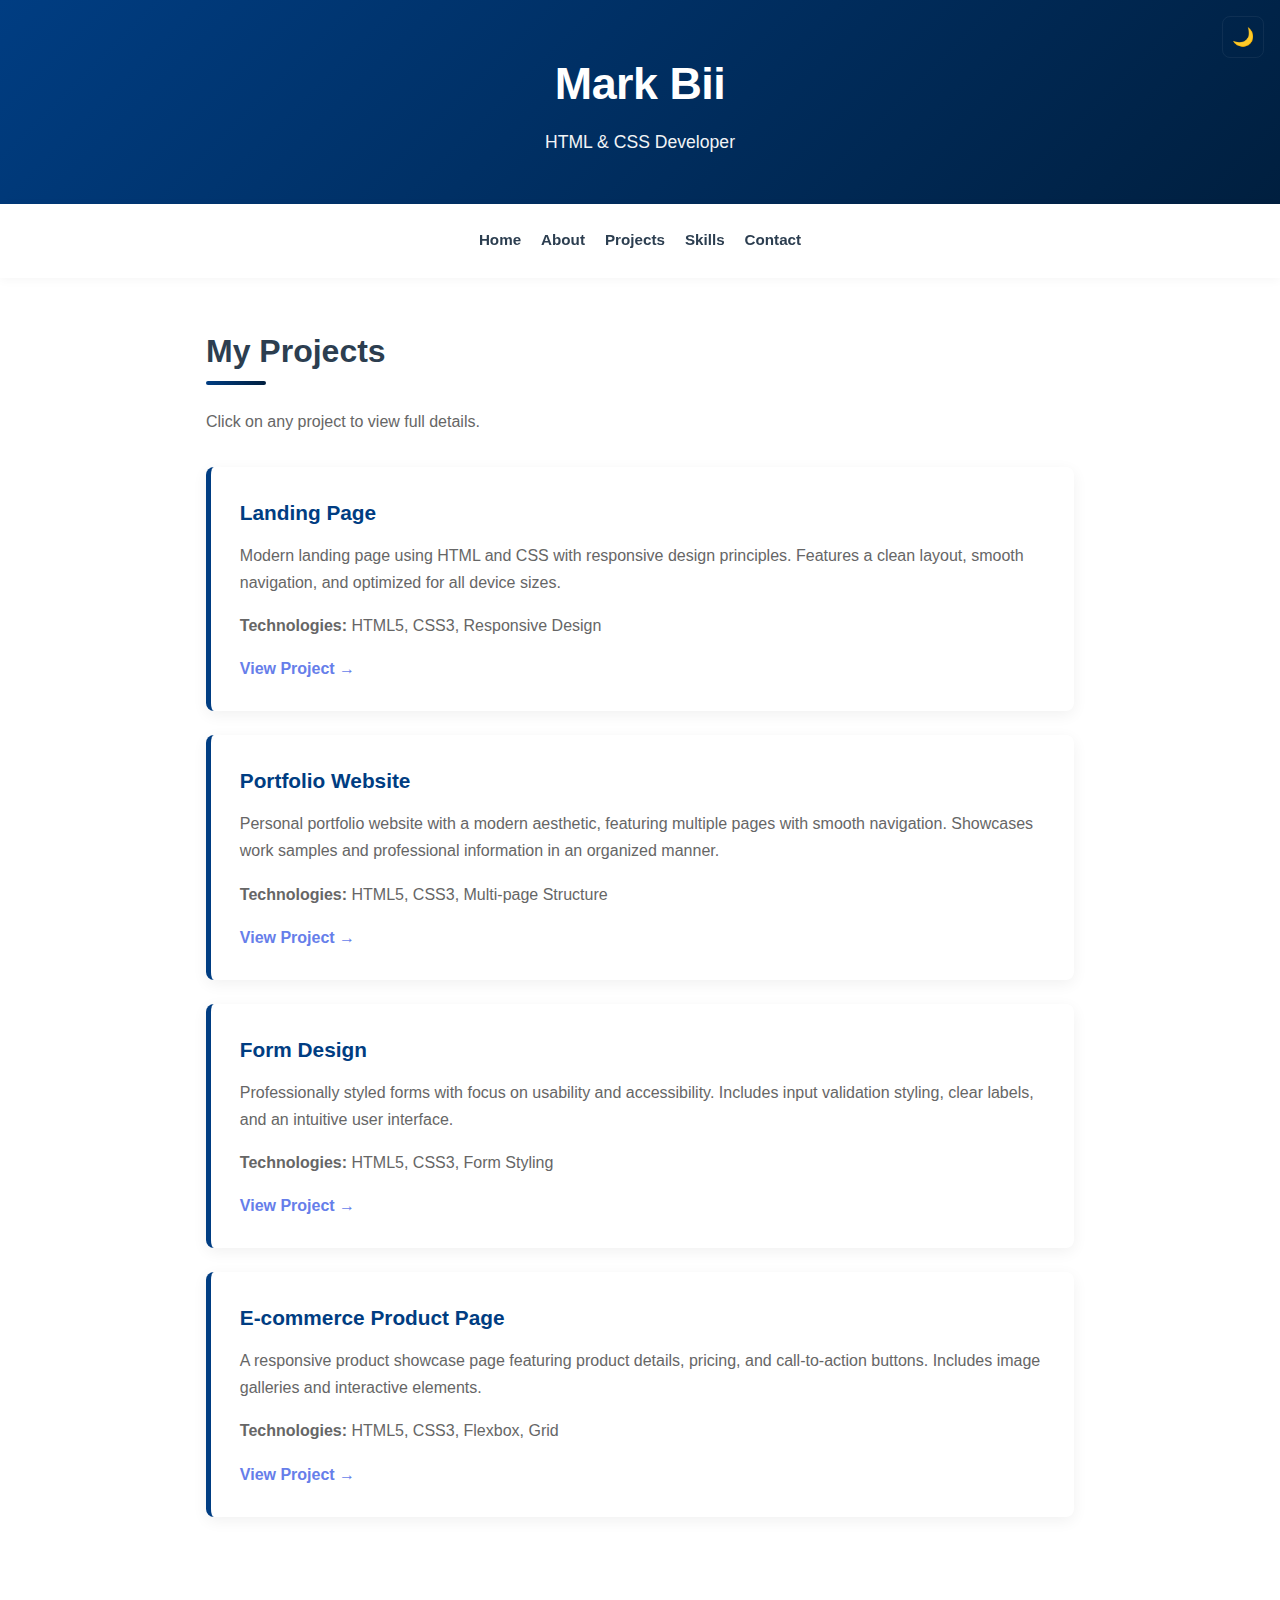
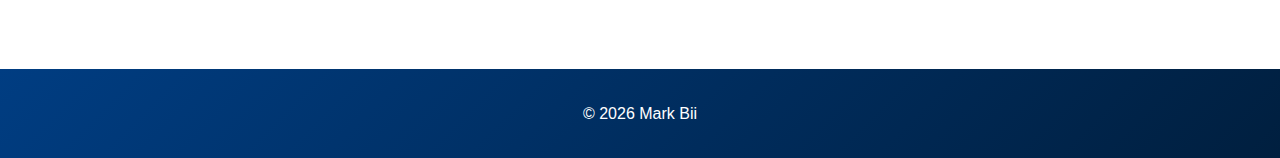
<file: projects.html>
<!DOCTYPE html>
<html lang="en">
<head>
  <meta charset="UTF-8">
  <meta name="viewport" content="width=device-width, initial-scale=1.0">
  <title>Mark Bii | Projects</title>
  <link rel="stylesheet" href="style.css">
</head>
<body>

  <input type="checkbox" id="theme-toggle" class="theme-toggle-input" aria-label="Toggle dark mode">

  <div class="site">

  <header>
    <h1>Mark Bii</h1>
    <p>HTML & CSS Developer</p>
    <label for="theme-toggle" class="theme-toggle-label" title="Toggle theme" aria-hidden="true"></label>
  </header>

  <nav>
    <a href="index.html">Home</a>
    <a href="about.html">About</a>
    <a href="projects.html">Projects</a>
    <a href="skills.html">Skills</a>
    <a href="contact.html">Contact</a>
  </nav>

  <main>
    <section id="projects">
      <h2>My Projects</h2>
      <p style="margin-bottom: 2rem; color: #666;">Click on any project to view full details.</p>

      <a href="project1.html" style="text-decoration: none; color: inherit; display: block;">
        <div class="project">
          <h3>Landing Page</h3>
          <p>Modern landing page using HTML and CSS with responsive design principles. Features a clean layout, smooth navigation, and optimized for all device sizes.</p>
          <p style="margin-top: 1rem;"><strong>Technologies:</strong> HTML5, CSS3, Responsive Design</p>
          <p style="margin-top: 1rem; color: #667eea; font-weight: 600; display: inline-block;">View Project →</p>
        </div>
      </a>

      <a href="project2.html" style="text-decoration: none; color: inherit; display: block;">
        <div class="project">
          <h3>Portfolio Website</h3>
          <p>Personal portfolio website with a modern aesthetic, featuring multiple pages with smooth navigation. Showcases work samples and professional information in an organized manner.</p>
          <p style="margin-top: 1rem;"><strong>Technologies:</strong> HTML5, CSS3, Multi-page Structure</p>
          <p style="margin-top: 1rem; color: #667eea; font-weight: 600; display: inline-block;">View Project →</p>
        </div>
      </a>

      <a href="project3.html" style="text-decoration: none; color: inherit; display: block;">
        <div class="project">
          <h3>Form Design</h3>
          <p>Professionally styled forms with focus on usability and accessibility. Includes input validation styling, clear labels, and an intuitive user interface.</p>
          <p style="margin-top: 1rem;"><strong>Technologies:</strong> HTML5, CSS3, Form Styling</p>
          <p style="margin-top: 1rem; color: #667eea; font-weight: 600; display: inline-block;">View Project →</p>
        </div>
      </a>

      <a href="project4.html" style="text-decoration: none; color: inherit; display: block;">
        <div class="project">
          <h3>E-commerce Product Page</h3>
          <p>A responsive product showcase page featuring product details, pricing, and call-to-action buttons. Includes image galleries and interactive elements.</p>
          <p style="margin-top: 1rem;"><strong>Technologies:</strong> HTML5, CSS3, Flexbox, Grid</p>
          <p style="margin-top: 1rem; color: #667eea; font-weight: 600; display: inline-block;">View Project →</p>
        </div>
      </a>
    </section>
  </main>

  <footer>
    <p>© 2026 Mark Bii</p>
  </footer>

  </div>

</body>
</html>
</file>
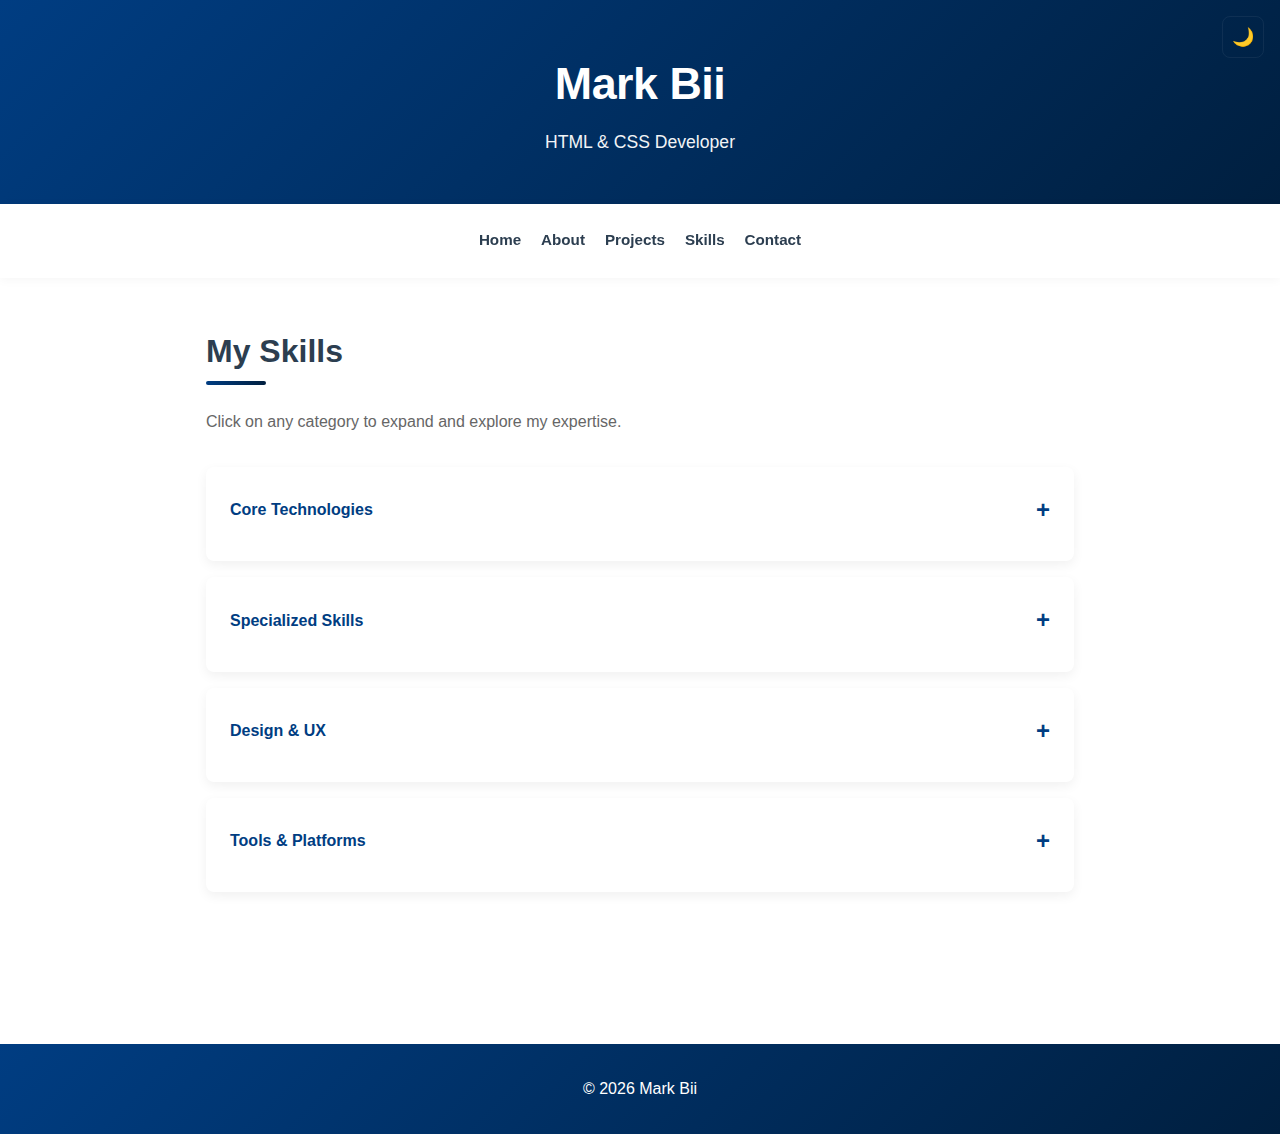
<file: skills.html>
<!DOCTYPE html>
<html lang="en">
<head>
  <meta charset="UTF-8">
  <meta name="viewport" content="width=device-width, initial-scale=1.0">
  <title>Mark Bii | Skills</title>
  <link rel="stylesheet" href="style.css">
</head>
<body>

  <input type="checkbox" id="theme-toggle" class="theme-toggle-input" aria-label="Toggle dark mode">

  <div class="site">

  <header>
    <h1>Mark Bii</h1>
    <p>HTML & CSS Developer</p>
    <label for="theme-toggle" class="theme-toggle-label" title="Toggle theme" aria-hidden="true"></label>
  </header>

  <nav>
    <a href="index.html">Home</a>
    <a href="about.html">About</a>
    <a href="projects.html">Projects</a>
    <a href="skills.html">Skills</a>
    <a href="contact.html">Contact</a>
  </nav>

  <main>
    <section id="skills">
      <h2>My Skills</h2>
      <p style="margin-bottom: 2rem; color: #666;">Click on any category to expand and explore my expertise.</p>

      <div class="accordion">
        <input type="checkbox" id="accordion1" class="accordion-input">
        <label for="accordion1" class="accordion-label">Core Technologies</label>
        <div class="accordion-content">
          <div style="padding: 1.5rem;">
            <ul style="display: grid; grid-template-columns: repeat(auto-fit, minmax(120px, 1fr)); gap: 1rem; padding: 0;">
              <li>HTML5</li>
              <li>CSS3</li>
              <li>Responsive Design</li>
              <li>Flexbox & Grid</li>
            </ul>
          </div>
        </div>
      </div>

      <div class="accordion">
        <input type="checkbox" id="accordion2" class="accordion-input">
        <label for="accordion2" class="accordion-label">Specialized Skills</label>
        <div class="accordion-content">
          <div style="padding: 1.5rem;">
            <ul style="display: grid; grid-template-columns: repeat(auto-fit, minmax(120px, 1fr)); gap: 1rem; padding: 0;">
              <li>Mobile-First Design</li>
              <li>Cross-browser Compatibility</li>
              <li>Semantic HTML</li>
              <li>CSS Animations</li>
            </ul>
          </div>
        </div>
      </div>

      <div class="accordion">
        <input type="checkbox" id="accordion3" class="accordion-input">
        <label for="accordion3" class="accordion-label">Design & UX</label>
        <div class="accordion-content">
          <div style="padding: 1.5rem;">
            <ul style="display: grid; grid-template-columns: repeat(auto-fit, minmax(120px, 1fr)); gap: 1rem; padding: 0;">
              <li>User Interface Design</li>
              <li>Accessibility (WCAG)</li>
              <li>Web Performance</li>
              <li>Design Systems</li>
            </ul>
          </div>
        </div>
      </div>

      <div class="accordion">
        <input type="checkbox" id="accordion4" class="accordion-input">
        <label for="accordion4" class="accordion-label">Tools & Platforms</label>
        <div class="accordion-content">
          <div style="padding: 1.5rem;">
            <ul style="display: grid; grid-template-columns: repeat(auto-fit, minmax(120px, 1fr)); gap: 1rem; padding: 0;">
              <li>VS Code</li>
              <li>Git & GitHub</li>
              <li>Figma</li>
              <li>Browser DevTools</li>
            </ul>
          </div>
        </div>
      </div>
    </section>
  </main>

  <footer>
    <p>© 2026 Mark Bii</p>
  </footer>

  </div>

</body>
</html>
</file>
<file: style.css>
* {
  margin: 0;
  padding: 0;
  box-sizing: border-box;
  font-family: 'Segoe UI', Tahoma, Geneva, Verdana, sans-serif;
}

/* Theme variables (light defaults) */
.site {
  --bg-gradient: linear-gradient(135deg, #f5f7fa 0%, #e9ecef 100%);
  --text-color: #2c3e50;
  --muted-color: #666;
  --header-gradient: linear-gradient(135deg, #003d82 0%, #001f3f 100%);
  --header-text: #ffffff;
  --nav-bg: #ffffff;
  --nav-text: #2c3e50;
  --card-bg: #ffffff;
  --section-bg: #f9f9f9;
  --accent1: #003d82;
  --accent2: #001f3f;
  --li-text: #003d82;
  --footer-bg: linear-gradient(135deg, #003d82 0%, #001f3f 100%);
}

/* Dark theme when the checkbox is checked (no JS) */
.theme-toggle-input:checked ~ .site {
  --bg-gradient: linear-gradient(135deg, #071226 0%, #031222 100%);
  --text-color: #d9e6f2;
  --muted-color: #9fb3c9;
  --header-gradient: linear-gradient(135deg, #08122a 0%, #041028 100%);
  --header-text: #e8f4ff;
  --nav-bg: #071226;
  --nav-text: #cfe6ff;
  --card-bg: #0f1b2a;
  --section-bg: #071426;
  --accent1: #7fb3ff;
  --accent2: #4f9bff;
  --li-text: #bfe1ff;
  --footer-bg: linear-gradient(135deg, #08122a 0%, #041028 100%);
}

body {
  background: var(--bg-gradient);
  color: var(--text-color);
  line-height: 1.6;
}

/* Header */
header {
  background: var(--header-gradient);
  color: var(--header-text);
  text-align: center;
  padding: 3rem 1rem;
  box-shadow: 0 10px 30px rgba(0, 61, 130, 0.15);
  animation: slideDown 0.6s ease-out;
  position: relative;
}

header h1 {
  font-size: 2.8rem;
  font-weight: 700;
  margin-bottom: 0.5rem;
  letter-spacing: -0.5px;
  animation: fadeIn 0.8s ease-out;
}

header p {
  font-size: 1.1rem;
  opacity: 0.95;
  font-weight: 300;
  animation: fadeIn 1s ease-out 0.2s both;
}

/* Navigation */
nav {
  display: flex;
  justify-content: center;
  gap: 20px;
  background: var(--nav-bg);
  padding: 1rem;
  box-shadow: 0 2px 10px rgba(0, 0, 0, 0.04);
  position: sticky;
  top: 0;
  z-index: 100;
}

nav a {
  color: var(--nav-text);
  text-decoration: none;
  font-weight: 600;
  font-size: 0.95rem;
  transition: all 0.3s ease;
  padding: 0.5rem 0;
  border-bottom: 2px solid transparent;
  position: relative;
}

nav a:hover {
  color: #003d82;
  border-bottom: 2px solid #003d82;
  transform: translateY(-2px);
}

nav a:active {
  transform: translateY(0);
}

/* Sections */
main {
  max-width: 900px;
  margin: auto;
  padding: 3rem 1rem;
}

section {
  margin-bottom: 3.5rem;
  animation: fadeInUp 0.8s ease-out;
}

h2 {
  margin-bottom: 1.5rem;
  color: var(--text-color);
  font-size: 2rem;
  font-weight: 700;
  position: relative;
  padding-bottom: 0.5rem;
}

h2:after {
  content: '';
  position: absolute;
  bottom: 0;
  left: 0;
  width: 60px;
  height: 4px;
  background: linear-gradient(90deg, var(--accent1) 0%, var(--accent2) 100%);
  border-radius: 2px;
  animation: expandWidth 0.8s ease-out;
}

/* Projects */
.project {
  background: var(--card-bg);
  padding: 1.8rem;
  border-left: 5px solid var(--accent1);
  margin-bottom: 1.5rem;
  border-radius: 8px;
  box-shadow: 0 4px 15px rgba(0, 0, 0, 0.06);
  transition: all 0.3s ease;
  position: relative;
  overflow: hidden;
  cursor: pointer;
}

#projects > a {
  text-decoration: none;
  color: inherit;
}

#projects > a:hover .project {
  transform: translateY(-8px);
  box-shadow: 0 12px 35px rgba(0, 61, 130, 0.2);
  border-left-color: #001f3f;
}

.project::before {
  content: '';
  position: absolute;
  top: 0;
  left: -100%;
  width: 100%;
  height: 100%;
  background: linear-gradient(90deg, transparent, rgba(255, 255, 255, 0.3), transparent);
  transition: left 0.5s ease;
}

#projects > a:hover .project::before {
  left: 100%;
}

.project:hover {
  transform: translateY(-8px);
  box-shadow: 0 12px 35px rgba(0, 61, 130, 0.2);
}

.project h3 {
  color: var(--accent1);
  margin-bottom: 0.8rem;
  font-size: 1.3rem;
  transition: all 0.3s ease;
}

#projects > a:hover .project h3 {
  color: #001f3f;
  transform: translateX(5px);
}

.project:hover h3 {
  color: #001f3f;
  transform: translateX(5px);
}

.project p {
  color: var(--muted-color);
  line-height: 1.7;
  transition: all 0.3s ease;
}

/* Skills */
ul {
  list-style: none;
  display: grid;
  grid-template-columns: repeat(auto-fit, minmax(150px, 1fr));
  gap: 1rem;
}

ul li {
  background: var(--card-bg);
  padding: 1.2rem;
  margin-bottom: 0;
  border-radius: 8px;
  text-align: center;
  font-weight: 600;
  color: var(--li-text);
  box-shadow: 0 4px 12px rgba(0, 0, 0, 0.06);
  transition: all 0.3s cubic-bezier(0.34, 1.56, 0.64, 1);
  border: 2px solid transparent;
  cursor: pointer;
}

ul li:hover {
  background: linear-gradient(135deg, var(--accent1) 0%, var(--accent2) 100%);
  color: white;
  transform: scale(1.05) rotateZ(1deg);
  box-shadow: 0 8px 25px rgba(0, 61, 130, 0.18);
}

ul li:active {
  transform: scale(0.98);
}

/* Contact Section */
#contact p {
  font-size: 1.05rem;
  margin-bottom: 1rem;
  color: #2c3e50;
  transition: all 0.3s ease;
}

#contact a {
  color: #003d82;
  text-decoration: none;
  font-weight: 600;
  transition: all 0.3s ease;
  border-bottom: 2px solid transparent;
  position: relative;
}

#contact a:hover {
  color: #001f3f;
  border-bottom: 2px solid #001f3f;
  padding-bottom: 2px;
}

#contact a:active {
  transform: scale(0.98);
}

/* Home section buttons */
#home a {
  transition: all 0.3s ease;
  display: inline-block;
}

#home a:hover {
  transform: translateY(-3px);
  box-shadow: 0 8px 25px rgba(0, 61, 130, 0.3) !important;
}

#home a:active {
  transform: translateY(-1px);
}

/* Footer */
footer {
  text-align: center;
  background: var(--footer-bg);
  color: var(--header-text);
  padding: 2rem;
  margin-top: 3rem;
  font-weight: 500;
  animation: fadeIn 0.8s ease-out;
}

/* About Section */
#about p {
  font-size: 1.05rem;
  color: #555;
  line-height: 1.8;
  background: white;
  padding: 1.8rem;
  border-radius: 8px;
  box-shadow: 0 4px 12px rgba(0, 0, 0, 0.08);
  transition: all 0.3s ease;
  margin-bottom: 1.5rem;
  animation: fadeInUp 0.8s ease-out;
}

#about p:hover {
  box-shadow: 0 8px 25px rgba(0, 61, 130, 0.15);
  transform: translateY(-2px);
}

/* Accordion Styles */
.accordion-input {
  display: none;
}

.accordion {
  background: var(--card-bg);
  border-radius: 8px;
  margin-bottom: 1rem;
  overflow: hidden;
  box-shadow: 0 4px 12px rgba(0, 0, 0, 0.06);
  transition: all 0.3s ease;
}

.accordion-label {
  display: flex;
  justify-content: space-between;
  align-items: center;
  padding: 1.5rem;
  cursor: pointer;
  font-weight: 600;
  color: var(--accent1);
  transition: all 0.3s ease;
  user-select: none;
}

.accordion-label:hover {
  background: rgba(127, 179, 255, 0.06);
  padding-left: 2rem;
}

.accordion-label::after {
  content: '+';
  font-size: 1.5rem;
  transition: transform 0.3s ease;
}

.accordion-input:checked + .accordion-label::after {
  transform: rotate(45deg);
}

.accordion-content {
  max-height: 0;
  overflow: hidden;
  transition: max-height 0.3s ease-out;
  background: var(--section-bg);
}

.accordion-input:checked ~ .accordion-content {
  max-height: 500px;
  transition: max-height 0.4s ease-in;
}

.accordion-content p {
  padding: 1.5rem;
  color: #555;
  line-height: 1.8;
}

/* Tab Styles */
.tabs {
  margin-bottom: 2rem;
}

.tab-input {
  display: none;
}

.tab-buttons {
  display: flex;
  gap: 1rem;
  margin-bottom: 1rem;
  flex-wrap: wrap;
}

.tab-label {
  padding: 0.8rem 1.5rem;
  background: white;
  border-radius: 8px;
  cursor: pointer;
  transition: all 0.3s ease;
  font-weight: 600;
  color: #2c3e50;
  box-shadow: 0 2px 8px rgba(0, 0, 0, 0.08);
  border: 2px solid transparent;
}

.tab-label:hover {
  background: rgba(0, 61, 130, 0.1);
  color: #003d82;
  transform: translateY(-2px);
}

.tab-input:checked + .tab-label {
  background: linear-gradient(135deg, #003d82 0%, #001f3f 100%);
  color: white;
  box-shadow: 0 6px 20px rgba(0, 61, 130, 0.3);
}

.tab-content {
  max-height: 0;
  overflow: hidden;
  opacity: 0;
  transition: all 0.3s ease-out;
}

.tab-input:checked ~ .tab-content {
  max-height: 1000px;
  opacity: 1;
  transition: all 0.4s ease-in;
}

/* Form Styles */
.contact-form {
  background: white;
  padding: 2rem;
  border-radius: 8px;
  box-shadow: 0 4px 12px rgba(0, 0, 0, 0.08);
  max-width: 600px;
  margin: 0 auto;
}

/* Theme toggle (CSS-only) */
.theme-toggle-input {
  position: absolute;
  left: -9999px;
}

.theme-toggle-label {
  position: absolute;
  right: 1rem;
  top: 1rem;
  width: 42px;
  height: 42px;
  border-radius: 8px;
  display: inline-block;
  cursor: pointer;
  border: 1px solid rgba(255,255,255,0.06);
  background: transparent;
  transition: transform 0.18s ease, background 0.2s ease;
  display: flex;
  align-items: center;
  justify-content: center;
  font-size: 18px;
  color: var(--header-text);
}

.theme-toggle-label:after {
  content: '🌙';
}

.theme-toggle-input:checked ~ .site .theme-toggle-label:after {
  content: '☀️';
}

/* Responsive adjustments */
@media (max-width: 900px) {
  nav { gap: 12px; padding: 0.8rem; }
  header { padding: 2.2rem 1rem; }
  header h1 { font-size: 2rem; }
  main { padding: 2rem 1rem; }
}

@media (max-width: 600px) {
  nav { gap: 10px; overflow-x: auto; -webkit-overflow-scrolling: touch; }
  nav a { font-size: 0.9rem; padding: 0.4rem 0.6rem; }
  header { padding: 1.6rem 1rem; }
  header h1 { font-size: 1.6rem; }
  .theme-toggle-label { right: 0.8rem; top: 0.8rem; width: 38px; height: 38px; font-size: 16px; }
  ul { grid-template-columns: repeat(auto-fit, minmax(120px, 1fr)); }
  .accordion-label { padding: 1rem; }
}

.form-group {
  margin-bottom: 1.5rem;
}

label {
  display: block;
  margin-bottom: 0.5rem;
  font-weight: 600;
  color: #2c3e50;
  transition: all 0.3s ease;
}

input, textarea {
  width: 100%;
  padding: 0.8rem;
  border: 2px solid #e0e0e0;
  border-radius: 6px;
  font-family: inherit;
  font-size: 1rem;
  transition: all 0.3s ease;
}

input:focus, textarea:focus {
  outline: none;
  border-color: #003d82;
  box-shadow: 0 0 0 3px rgba(0, 61, 130, 0.1);
  transform: translateY(-2px);
}

input:hover, textarea:hover {
  border-color: #003d82;
  box-shadow: 0 4px 12px rgba(0, 61, 130, 0.1);
}

textarea {
  resize: vertical;
  min-height: 150px;
}

button {
  background: linear-gradient(135deg, #003d82 0%, #001f3f 100%);
  color: white;
  padding: 0.8rem 2rem;
  border: none;
  border-radius: 6px;
  font-weight: 600;
  cursor: pointer;
  transition: all 0.3s ease;
  font-size: 1rem;
  position: relative;
  overflow: hidden;
}

button:hover {
  transform: translateY(-3px);
  box-shadow: 0 8px 25px rgba(0, 61, 130, 0.3);
}

button:active {
  transform: translateY(-1px);
  box-shadow: 0 4px 15px rgba(0, 61, 130, 0.2);
}

.contact-info {
  background: white;
  padding: 1.8rem;
  border-radius: 8px;
  box-shadow: 0 4px 12px rgba(0, 0, 0, 0.08);
  margin-bottom: 2rem;
  transition: all 0.3s ease;
}

.contact-info:hover {
  transform: translateY(-4px);
  box-shadow: 0 8px 25px rgba(0, 61, 130, 0.15);
}

.contact-info p {
  margin-bottom: 1rem;
  font-size: 1.05rem;
  color: #2c3e50;
}

.contact-info a {
  color: #003d82;
  text-decoration: none;
  font-weight: 600;
  transition: all 0.3s ease;
  border-bottom: 2px solid transparent;
}

.contact-info a:hover {
  color: #001f3f;
  border-bottom: 2px solid #001f3f;
}

/* Animations */
@keyframes fadeIn {
  from {
    opacity: 0;
  }
  to {
    opacity: 1;
  }
}

@keyframes fadeInUp {
  from {
    opacity: 0;
    transform: translateY(30px);
  }
  to {
    opacity: 1;
    transform: translateY(0);
  }
}

@keyframes slideDown {
  from {
    opacity: 0;
    transform: translateY(-20px);
  }
  to {
    opacity: 1;
    transform: translateY(0);
  }
}

@keyframes expandWidth {
  from {
    width: 0;
  }
  to {
    width: 60px;
  }
}

/* Responsive */
@media (max-width: 600px) {
  nav {
    flex-direction: column;
    gap: 10px;
  }
  
  header h1 {
    font-size: 2rem;
  }
  
  h2 {
    font-size: 1.5rem;
  }
  
  ul {
    grid-template-columns: 1fr;
  }
  
  main {
    padding: 1.5rem 1rem;
  }
  
  .tab-buttons {
    flex-direction: column;
  }
  
  .tab-label {
    width: 100%;
    text-align: center;
  }
}
</file>
